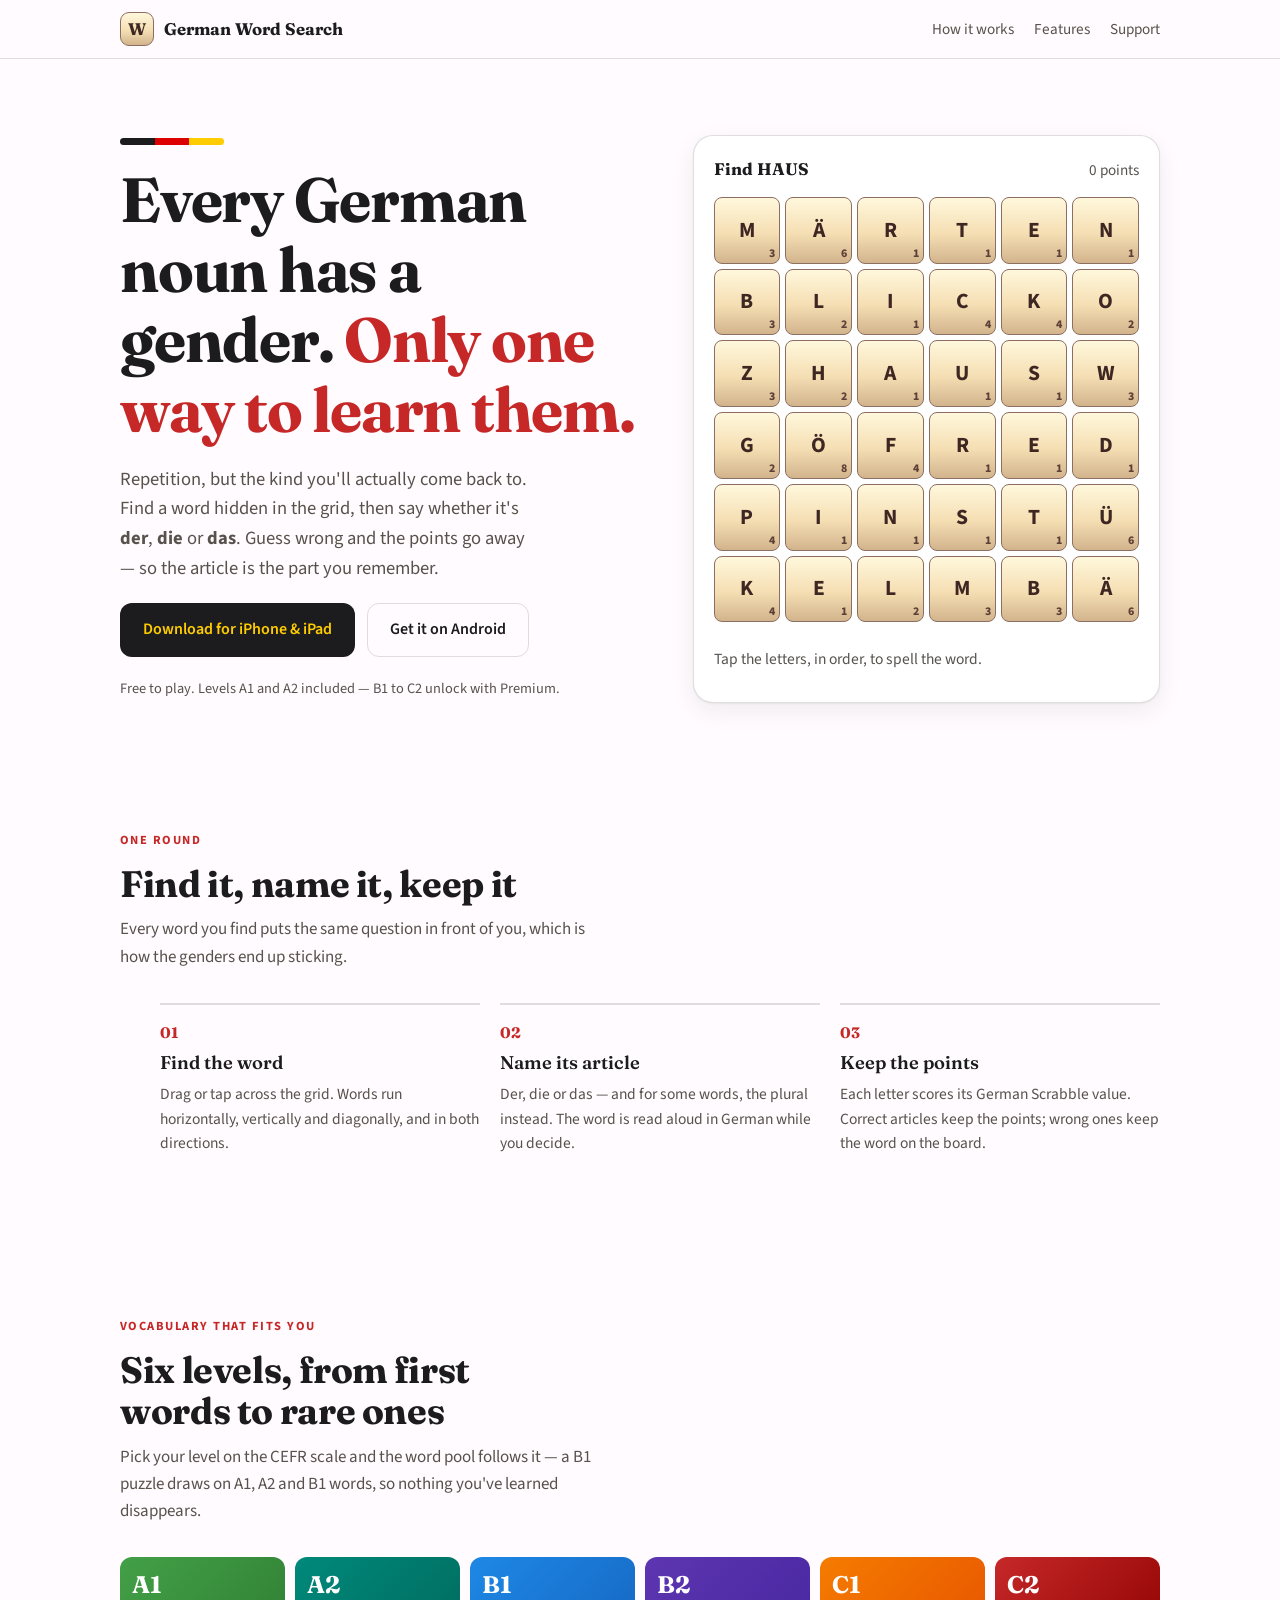
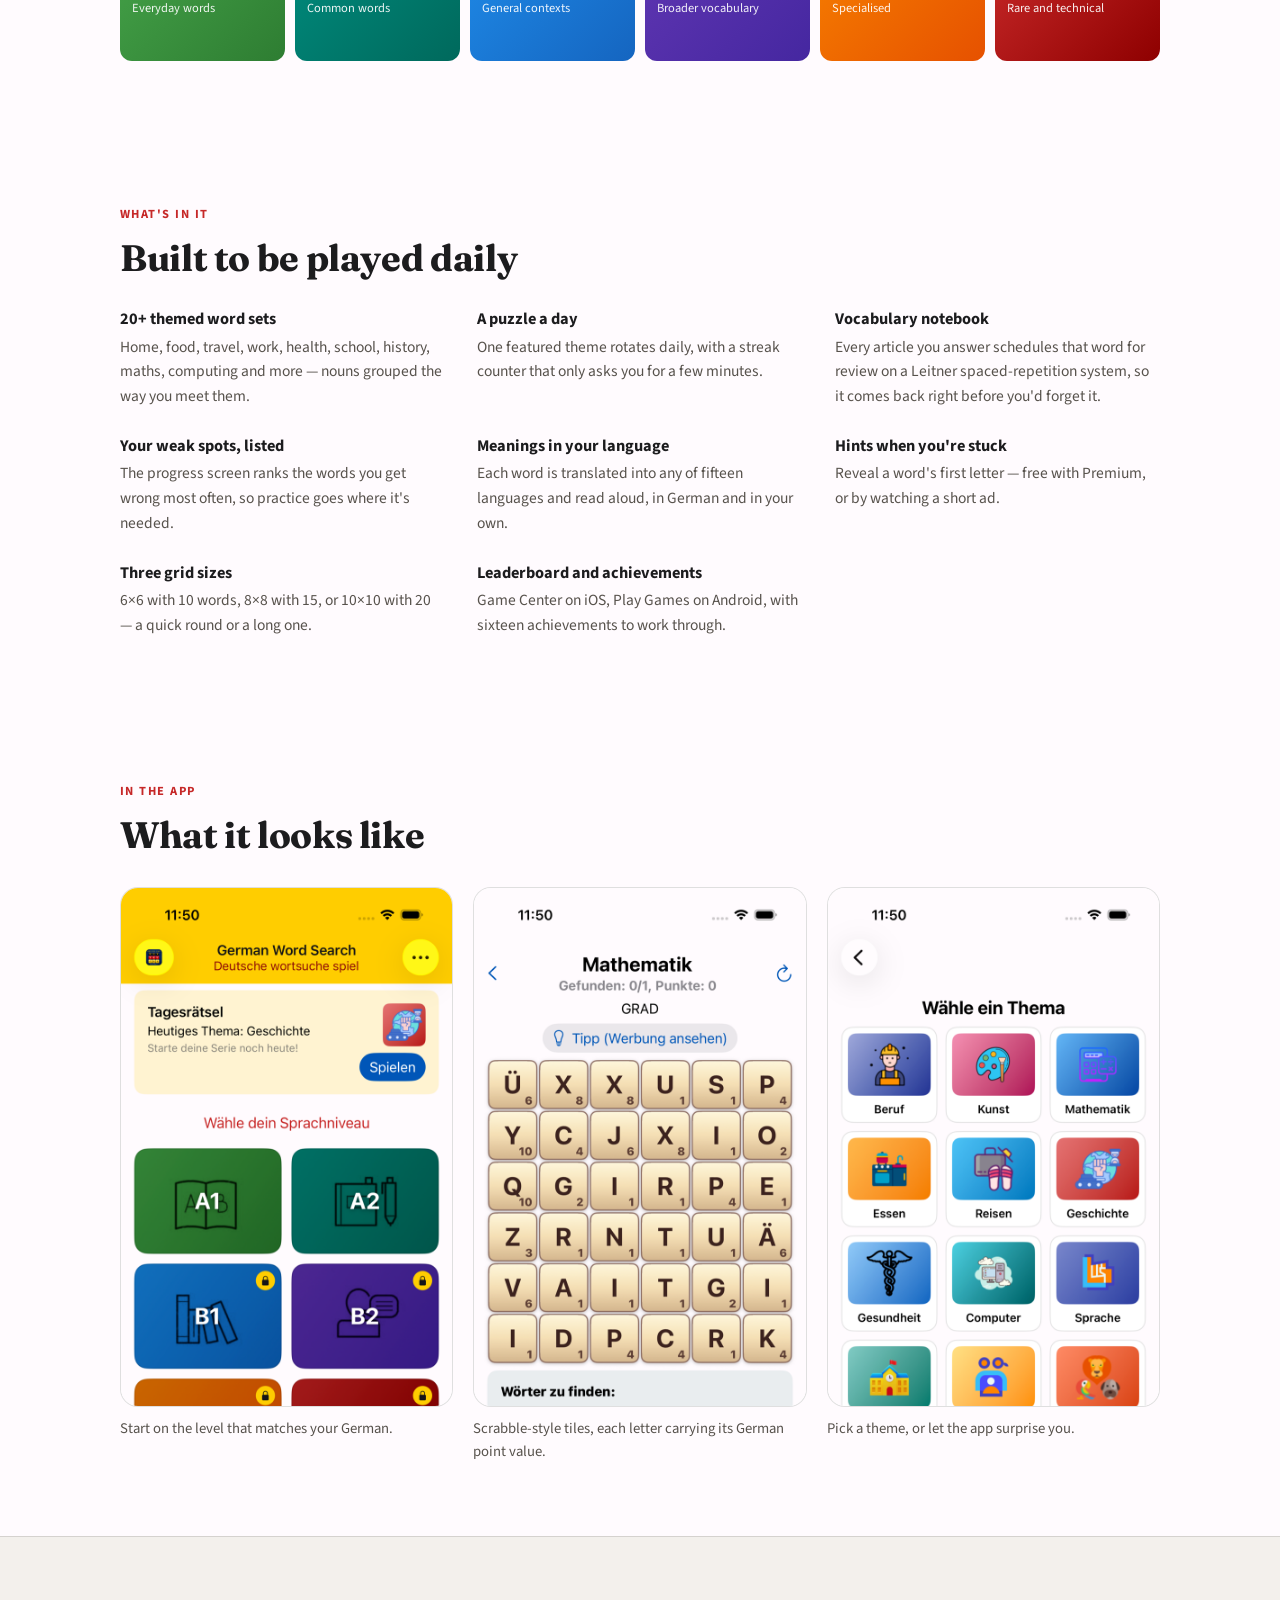
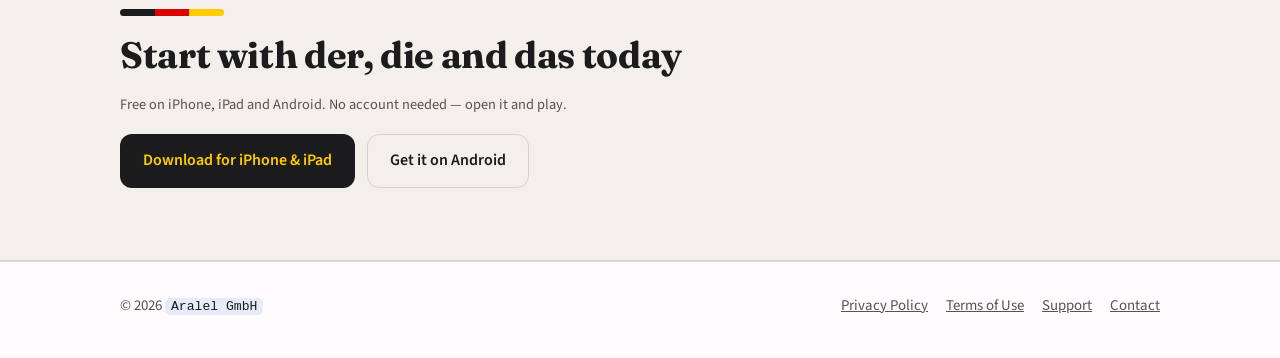
<file: index.html>
<!doctype html>
<html lang="en">
<head>
<meta charset="utf-8">
<meta name="viewport" content="width=device-width, initial-scale=1, viewport-fit=cover">
<title>German Word Search — learn der, die, das by playing</title>
<meta name="description" content="A word search puzzle that teaches German noun genders. Find the word, name its article, keep the points. A1 to C2, 20+ themes, on iPhone, iPad and Android.">
<meta property="og:title" content="German Word Search">
<meta property="og:description" content="A word search puzzle that teaches German noun genders. Find the word, name its article, keep the points.">
<meta property="og:type" content="website">
<link rel="icon" href="data:image/svg+xml,%3Csvg xmlns=%27http://www.w3.org/2000/svg%27 viewBox=%270 0 32 32%27%3E%3Crect x=%271%27 y=%271%27 width=%2730%27 height=%2730%27 rx=%276%27 fill=%27%23f5deb3%27 stroke=%27%238d6e63%27 stroke-width=%272%27/%3E%3Ctext x=%2716%27 y=%2722%27 font-family=%27Georgia,serif%27 font-size=%2719%27 font-weight=%27bold%27 text-anchor=%27middle%27 fill=%27%233e2723%27%3EW%3C/text%3E%3C/svg%3E">
<link rel="preconnect" href="https://fonts.googleapis.com">
<link rel="preconnect" href="https://fonts.gstatic.com" crossorigin>
<link rel="stylesheet" href="https://fonts.googleapis.com/css2?family=Fraunces:opsz,wght@9..144,600;9..144,700&family=Source+Sans+3:wght@400;600;700;800&display=swap">
<link rel="stylesheet" href="styles.css">
</head>
<body>

<header class="site-header">
  <div class="wrap">
    <a class="brand" href="index.html">
      <span class="brand-mark" aria-hidden="true">W</span>
      German Word Search
    </a>
    <nav class="site-nav" aria-label="Main">
      <a href="#how">How it works</a>
      <a href="#features">Features</a>
      <a href="support.html">Support</a>
    </nav>
  </div>
</header>

<main>

  <section class="hero">
    <div class="wrap hero-grid">
      <div class="hero-copy">
        <div class="flag-rule" aria-hidden="true"><span></span><span></span><span></span></div>
        <h1>Every German noun has a gender. <em>Only one way to learn them.</em></h1>
        <p class="lede">
          Repetition, but the kind you'll actually come back to. Find a word hidden in the grid,
          then say whether it's <strong>der</strong>, <strong>die</strong> or <strong>das</strong>.
          Guess wrong and the points go away — so the article is the part you remember.
        </p>
        <div class="cta-row">
          <a class="btn btn--primary" href="https://apps.apple.com/us/app/ace-german-word-search/id6813417610">Download for iPhone &amp; iPad</a>
          <a class="btn btn--ghost" href="https://play.google.com/store/apps/details?id=com.aralel.german_word_search">Get it on Android</a>
        </div>
        <p class="note">Free to play. Levels A1 and A2 included — B1 to C2 unlock with Premium.</p>
      </div>

      <!-- The hero is the game itself, at 6×6 with one word hidden in it. -->
      <div class="demo">
        <div class="demo-head">
          <span class="demo-title">Find <strong>HAUS</strong></span>
          <span class="demo-score" id="demo-score">0 points</span>
        </div>
        <div class="tile-grid" id="demo-grid" role="group" aria-label="Word search demo grid"></div>
        <div class="demo-prompt" id="demo-prompt" role="status" aria-live="polite">
          Tap the letters, in order, to spell the word.
        </div>
      </div>
    </div>
  </section>

  <section id="how">
    <div class="wrap">
      <div class="section-head">
        <span class="eyebrow">One round</span>
        <h2>Find it, name it, keep it</h2>
        <p>Every word you find puts the same question in front of you, which is how the genders end up sticking.</p>
      </div>
      <ol class="round">
        <li>
          <h3>Find the word</h3>
          <p>Drag or tap across the grid. Words run horizontally, vertically and diagonally, and in both directions.</p>
        </li>
        <li>
          <h3>Name its article</h3>
          <p>Der, die or das — and for some words, the plural instead. The word is read aloud in German while you decide.</p>
        </li>
        <li>
          <h3>Keep the points</h3>
          <p>Each letter scores its German Scrabble value. Correct articles keep the points; wrong ones keep the word on the board.</p>
        </li>
      </ol>
    </div>
  </section>

  <section id="levels">
    <div class="wrap">
      <div class="section-head">
        <span class="eyebrow">Vocabulary that fits you</span>
        <h2>Six levels, from first words to rare ones</h2>
        <p>Pick your level on the CEFR scale and the word pool follows it — a B1 puzzle draws on A1, A2 and B1 words, so nothing you've learned disappears.</p>
      </div>
      <div class="levels">
        <div class="level" data-level="a1"><b>A1</b><span>Everyday words</span></div>
        <div class="level" data-level="a2"><b>A2</b><span>Common words</span></div>
        <div class="level" data-level="b1"><b>B1</b><span>General contexts</span></div>
        <div class="level" data-level="b2"><b>B2</b><span>Broader vocabulary</span></div>
        <div class="level" data-level="c1"><b>C1</b><span>Specialised</span></div>
        <div class="level" data-level="c2"><b>C2</b><span>Rare and technical</span></div>
      </div>
    </div>
  </section>

  <section id="features">
    <div class="wrap">
      <div class="section-head">
        <span class="eyebrow">What's in it</span>
        <h2>Built to be played daily</h2>
      </div>
      <div class="features">
        <div class="feature">
          <h3>20+ themed word sets</h3>
          <p>Home, food, travel, work, health, school, history, maths, computing and more — nouns grouped the way you meet them.</p>
        </div>
        <div class="feature">
          <h3>A puzzle a day</h3>
          <p>One featured theme rotates daily, with a streak counter that only asks you for a few minutes.</p>
        </div>
        <div class="feature">
          <h3>Vocabulary notebook</h3>
          <p>Every article you answer schedules that word for review on a Leitner spaced-repetition system, so it comes back right before you'd forget it.</p>
        </div>
        <div class="feature">
          <h3>Your weak spots, listed</h3>
          <p>The progress screen ranks the words you get wrong most often, so practice goes where it's needed.</p>
        </div>
        <div class="feature">
          <h3>Meanings in your language</h3>
          <p>Each word is translated into any of fifteen languages and read aloud, in German and in your own.</p>
        </div>
        <div class="feature">
          <h3>Hints when you're stuck</h3>
          <p>Reveal a word's first letter — free with Premium, or by watching a short ad.</p>
        </div>
        <div class="feature">
          <h3>Three grid sizes</h3>
          <p>6×6 with 10 words, 8×8 with 15, or 10×10 with 20 — a quick round or a long one.</p>
        </div>
        <div class="feature">
          <h3>Leaderboard and achievements</h3>
          <p>Game Center on iOS, Play Games on Android, with sixteen achievements to work through.</p>
        </div>
      </div>
    </div>
  </section>

  <section id="screens">
    <div class="wrap">
      <div class="section-head">
        <span class="eyebrow">In the app</span>
        <h2>What it looks like</h2>
      </div>
      <div class="shots">
        <figure>
          <img src="images/levels.png" alt="The start screen, showing the daily puzzle card and the six CEFR level cards from A1 to C2." width="736" height="1600" loading="lazy">
          <figcaption>Start on the level that matches your German.</figcaption>
        </figure>
        <figure>
          <img src="images/grid.png" alt="A game in progress: a 6 by 6 grid of Scrabble-style letter tiles above the list of words still to find." width="736" height="1600" loading="lazy">
          <figcaption>Scrabble-style tiles, each letter carrying its German point value.</figcaption>
        </figure>
        <figure>
          <img src="images/themes.png" alt="The theme picker, showing twelve illustrated theme cards including Beruf, Mathematik, Kunst and Reisen." width="736" height="1600" loading="lazy">
          <figcaption>Pick a theme, or let the app surprise you.</figcaption>
        </figure>
      </div>
    </div>
  </section>

  <section class="closing">
    <div class="wrap">
      <div class="flag-rule" aria-hidden="true"><span></span><span></span><span></span></div>
      <h2>Start with der, die and das today</h2>
      <p class="note">Free on iPhone, iPad and Android. No account needed — open it and play.</p>
      <div class="cta-row">
        <a class="btn btn--primary" href="https://apps.apple.com/us/app/ace-german-word-search/id6813417610">Download for iPhone &amp; iPad</a>
        <a class="btn btn--ghost" href="https://play.google.com/store/apps/details?id=com.aralel.german_word_search">Get it on Android</a>
      </div>
    </div>
  </section>

</main>

<footer class="site-footer">
  <div class="wrap">
    <span>© <span id="year">2026</span> <span class="placeholder">Aralel GmbH</span></span>
    <nav aria-label="Legal and support">
      <a href="privacy.html">Privacy Policy</a>
      <a href="terms.html">Terms of Use</a>
      <a href="support.html">Support</a>
      <a href="mailto:support@aralel.com">Contact</a>
    </nav>
  </div>
</footer>

<script>
  document.getElementById("year").textContent = new Date().getFullYear();

  // German Scrabble letter values — the same table the app scores with (ScoringEngine).
  const LETTER_POINTS = {
    E:1, N:1, S:1, I:1, R:1, T:1, U:1, A:1, D:1,
    H:2, G:2, L:2, O:2,
    M:3, B:3, W:3, Z:3,
    C:4, F:4, K:4, P:4,
    "Ä":6, J:6, "Ü":6, V:6,
    "Ö":8, X:8,
    Q:10, Y:10
  };
  const pointsFor = (letter) => LETTER_POINTS[letter] ?? 1;

  const ROWS = [
    ["M","Ä","R","T","E","N"],
    ["B","L","I","C","K","O"],
    ["Z","H","A","U","S","W"],
    ["G","Ö","F","R","E","D"],
    ["P","I","N","S","T","Ü"],
    ["K","E","L","M","B","Ä"]
  ];
  const TARGET = "HAUS";
  const CORRECT_ARTICLE = "das";

  const gridEl = document.getElementById("demo-grid");
  const promptEl = document.getElementById("demo-prompt");
  const scoreEl = document.getElementById("demo-score");

  let selection = [];
  let solved = false;

  ROWS.forEach((row, rowIndex) => {
    row.forEach((letter, columnIndex) => {
      const tile = document.createElement("button");
      tile.type = "button";
      tile.className = "tile";
      tile.id = "tile-" + rowIndex + "-" + columnIndex;
      tile.dataset.letter = letter;
      tile.setAttribute("aria-pressed", "false");
      tile.setAttribute("aria-label", letter + ", " + pointsFor(letter) + " points");
      tile.innerHTML = letter + '<span class="pts" aria-hidden="true">' + pointsFor(letter) + "</span>";
      tile.addEventListener("click", () => toggleTile(tile));
      gridEl.appendChild(tile);
    });
  });

  function toggleTile(tile) {
    if (solved) return;
    const alreadyAt = selection.indexOf(tile);
    if (alreadyAt > -1) {
      selection.splice(alreadyAt, 1);
      tile.setAttribute("aria-pressed", "false");
    } else {
      selection.push(tile);
      tile.setAttribute("aria-pressed", "true");
    }
    const spelled = selection.map((t) => t.dataset.letter).join("");
    if (spelled === TARGET || spelled === [...TARGET].reverse().join("")) {
      askArticle();
    } else if (spelled.length >= TARGET.length) {
      promptEl.textContent = "Not quite — tap the selected tiles again to clear them.";
    } else {
      promptEl.textContent = spelled ? "Selected: " + spelled : "Tap the letters, in order, to spell the word.";
    }
  }

  function askArticle() {
    solved = true;
    promptEl.innerHTML = "<strong>HAUS</strong> — which article?";
    ["der", "die", "das"].forEach((article) => {
      const button = document.createElement("button");
      button.type = "button";
      button.className = "article-btn";
      button.dataset.article = article;
      button.textContent = article;
      button.addEventListener("click", () => answer(article));
      promptEl.appendChild(button);
    });
  }

  function answer(article) {
    const isCorrect = article === CORRECT_ARTICLE;
    const wordScore = [...TARGET].reduce((total, letter) => total + pointsFor(letter), 0);
    selection.forEach((tile) => {
      tile.classList.add("is-found");
      tile.setAttribute("aria-pressed", "false");
    });
    if (isCorrect) {
      scoreEl.textContent = wordScore + " points";
      promptEl.innerHTML =
        '<span class="verdict verdict--right">Richtig!</span> <strong>das Haus</strong> — the house. ' +
        "+" + wordScore + " points.";
    } else {
      promptEl.innerHTML =
        '<span class="verdict verdict--wrong">Falsch.</span> It\'s <strong>das Haus</strong>. ' +
        "In the app, a wrong article scores nothing and the word stays on the board.";
    }
    const replay = document.createElement("button");
    replay.type = "button";
    replay.className = "btn btn--ghost";
    replay.style.padding = "7px 14px";
    replay.style.fontSize = "0.9rem";
    replay.textContent = "Play again";
    replay.addEventListener("click", reset);
    promptEl.appendChild(replay);
  }

  function reset() {
    solved = false;
    selection = [];
    scoreEl.textContent = "0 points";
    gridEl.querySelectorAll(".tile").forEach((tile) => {
      tile.classList.remove("is-found");
      tile.setAttribute("aria-pressed", "false");
    });
    promptEl.textContent = "Tap the letters, in order, to spell the word.";
  }
</script>

</body>
</html>
</file>
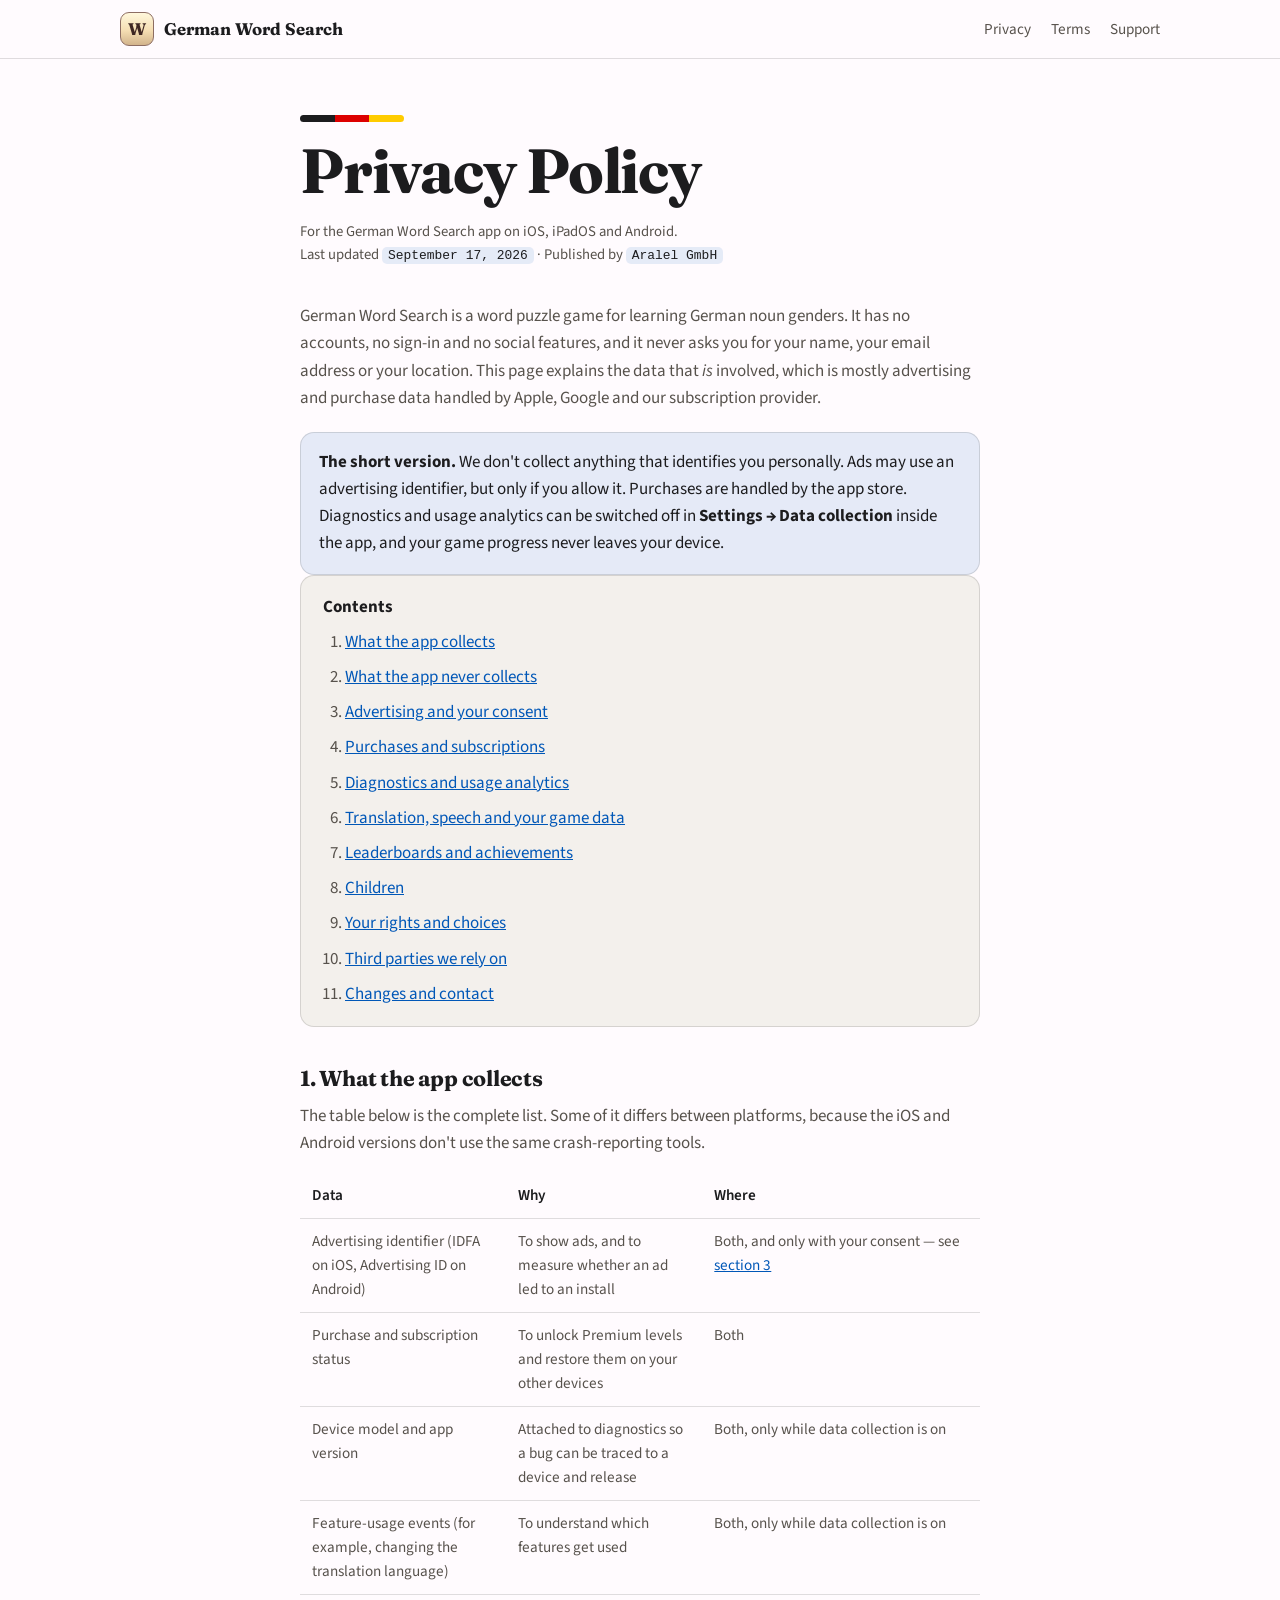
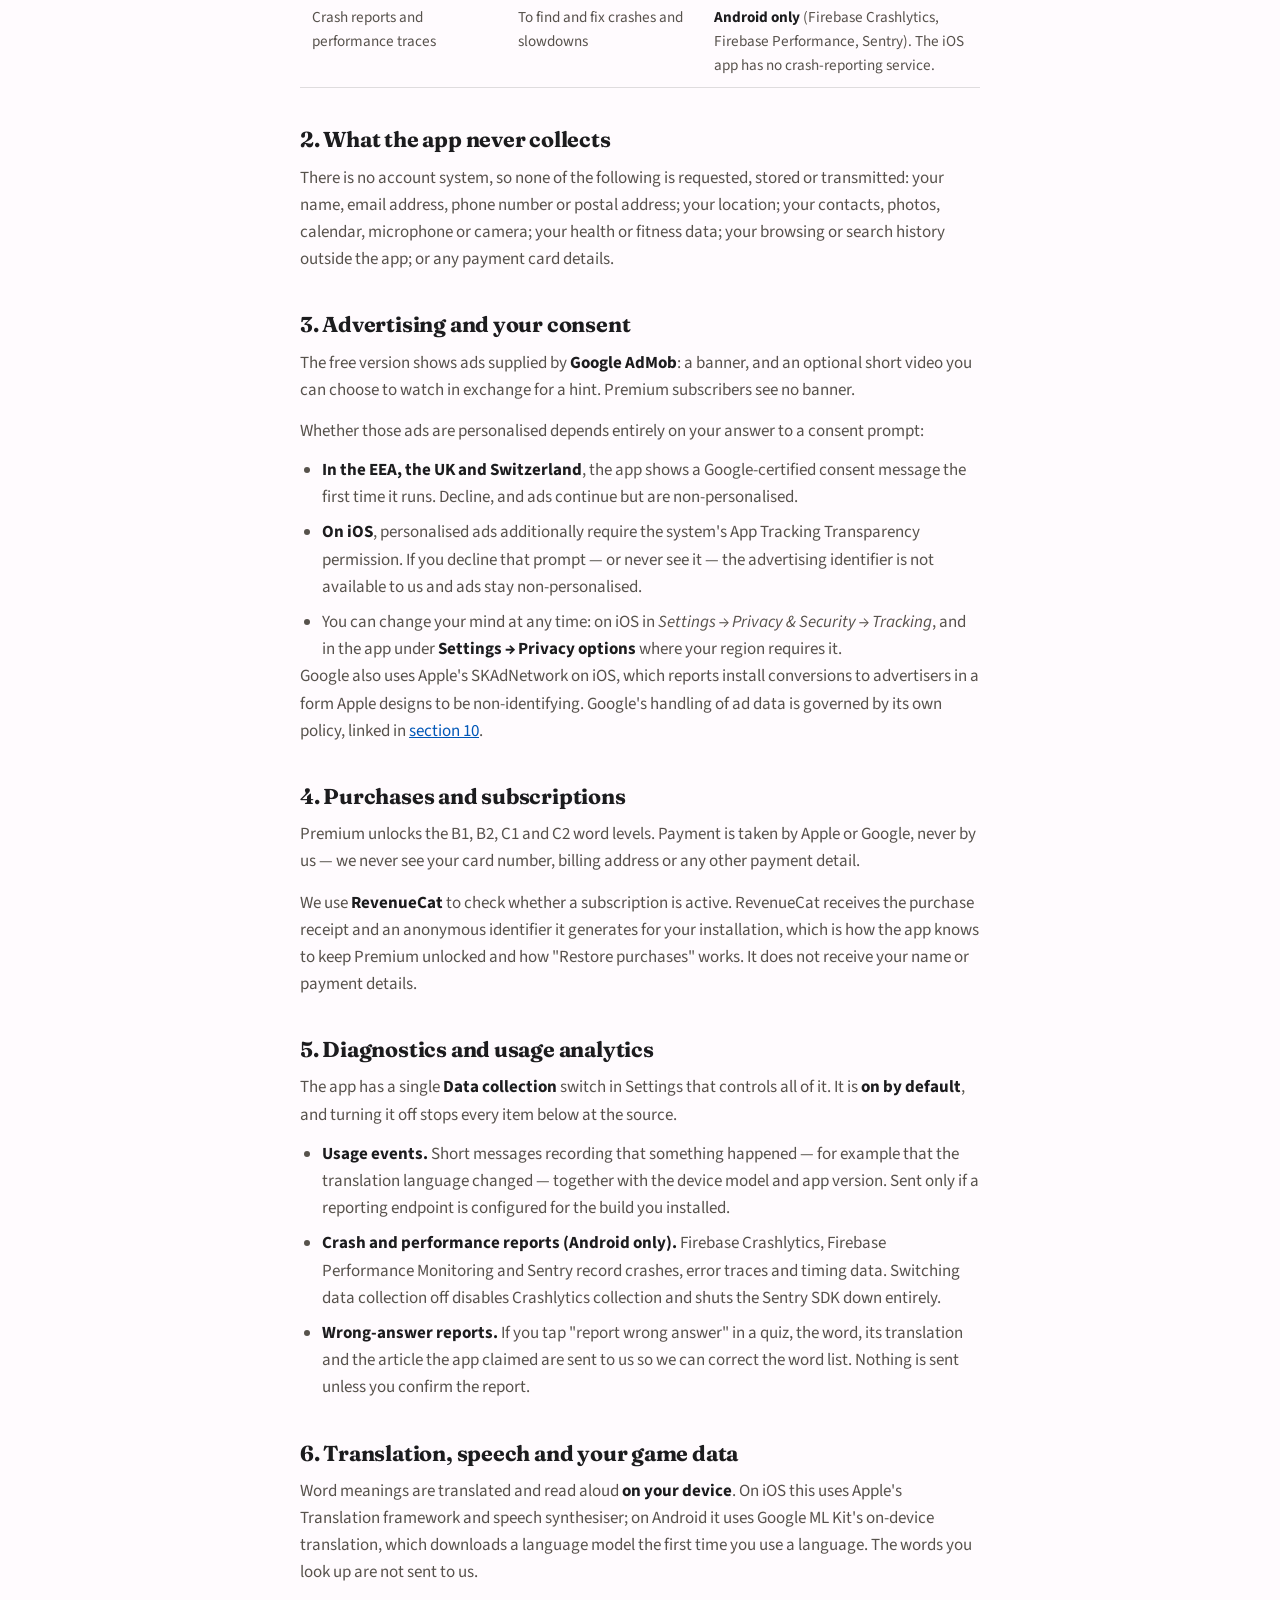
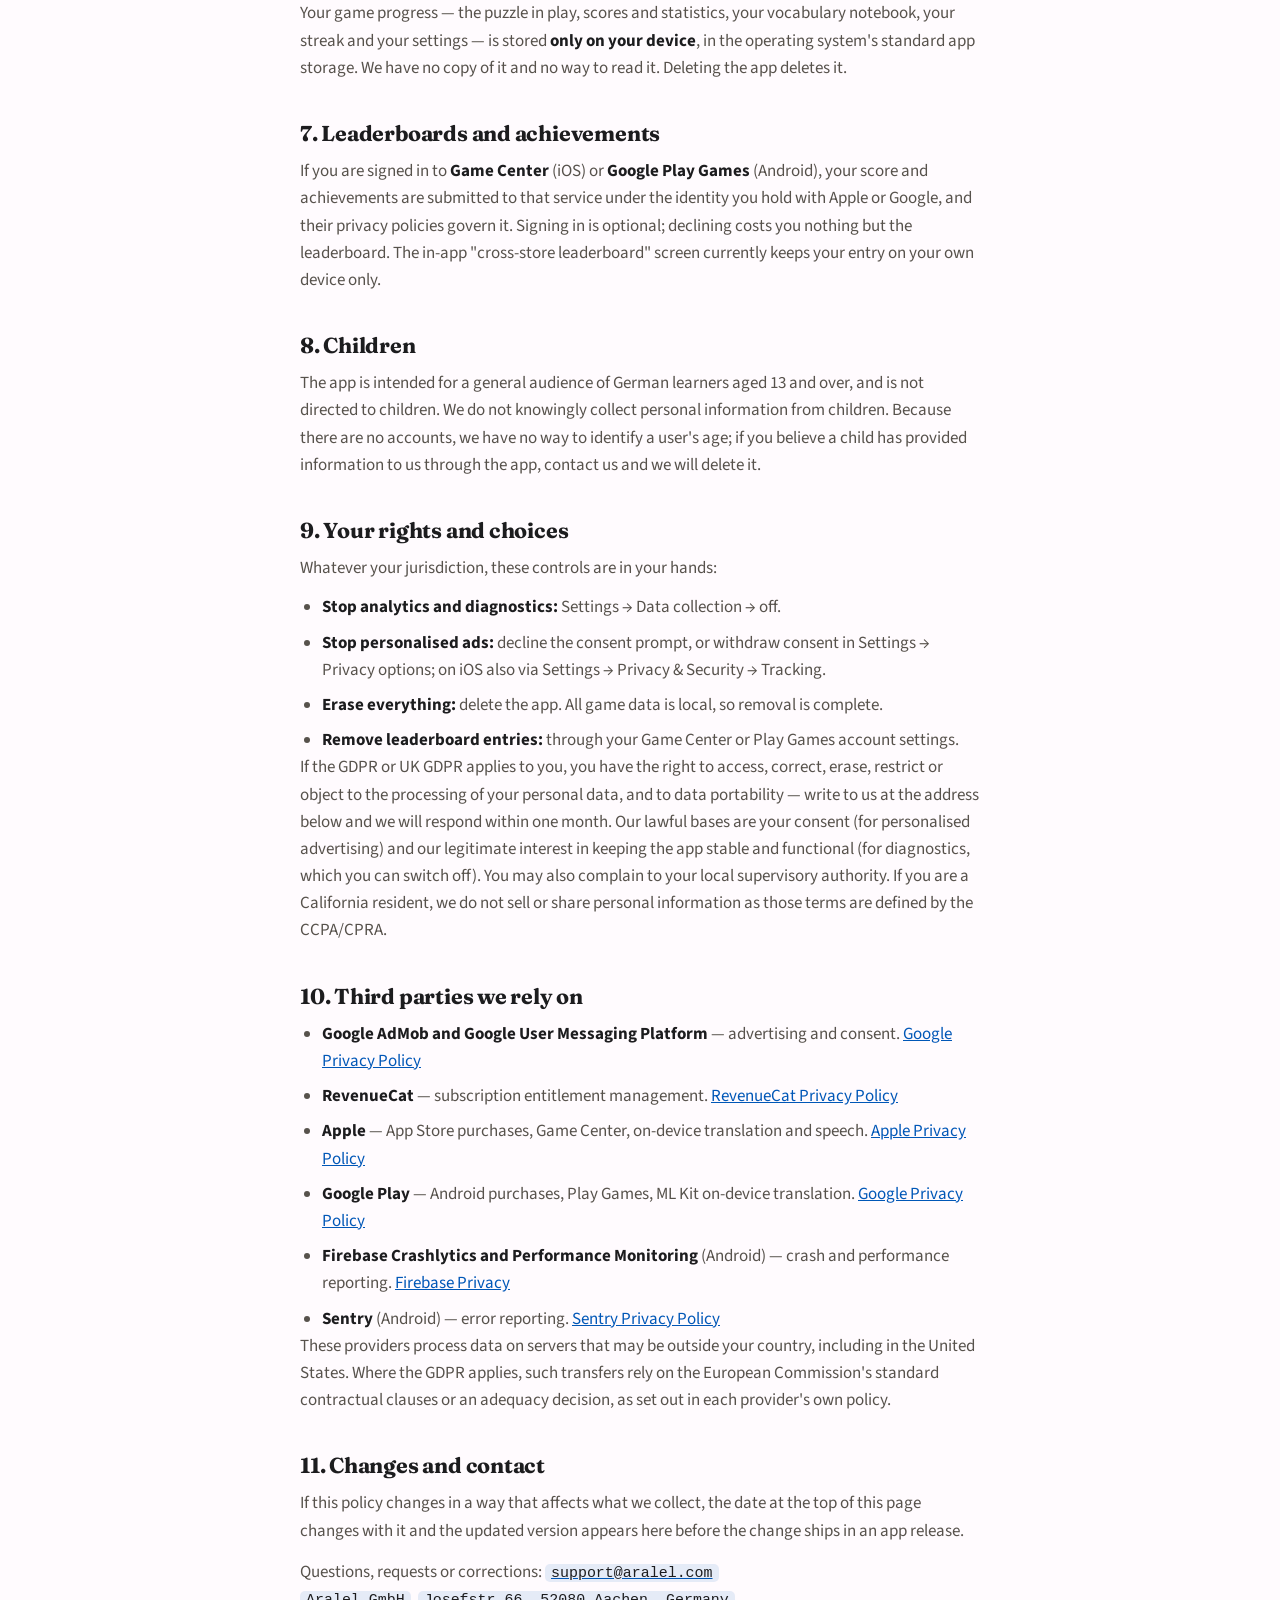
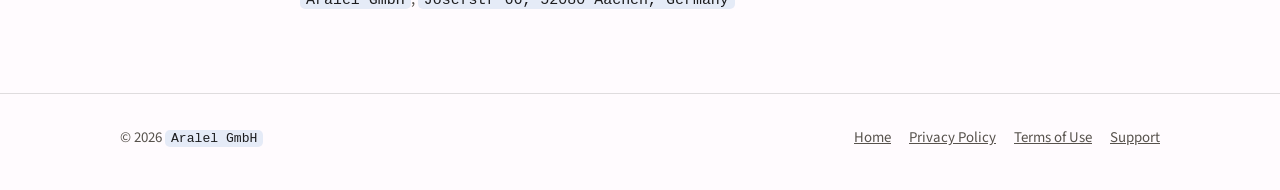
<file: privacy.html>
<!doctype html>
<html lang="en">
<head>
<meta charset="utf-8">
<meta name="viewport" content="width=device-width, initial-scale=1, viewport-fit=cover">
<title>Privacy Policy — German Word Search</title>
<meta name="description" content="What German Word Search collects, what it doesn't, and how to turn it off.">
<link rel="icon" href="data:image/svg+xml,%3Csvg xmlns=%27http://www.w3.org/2000/svg%27 viewBox=%270 0 32 32%27%3E%3Crect x=%271%27 y=%271%27 width=%2730%27 height=%2730%27 rx=%276%27 fill=%27%23f5deb3%27 stroke=%27%238d6e63%27 stroke-width=%272%27/%3E%3Ctext x=%2716%27 y=%2722%27 font-family=%27Georgia,serif%27 font-size=%2719%27 font-weight=%27bold%27 text-anchor=%27middle%27 fill=%27%233e2723%27%3EW%3C/text%3E%3C/svg%3E">
<link rel="preconnect" href="https://fonts.googleapis.com">
<link rel="preconnect" href="https://fonts.gstatic.com" crossorigin>
<link rel="stylesheet" href="https://fonts.googleapis.com/css2?family=Fraunces:opsz,wght@9..144,600;9..144,700&family=Source+Sans+3:wght@400;600;700;800&display=swap">
<link rel="stylesheet" href="styles.css">
</head>
<body>

<header class="site-header">
  <div class="wrap">
    <a class="brand" href="index.html">
      <span class="brand-mark" aria-hidden="true">W</span>
      German Word Search
    </a>
    <nav class="site-nav" aria-label="Main">
      <a href="privacy.html">Privacy</a>
      <a href="terms.html">Terms</a>
      <a href="support.html">Support</a>
    </nav>
  </div>
</header>

<main class="doc">
  <div class="wrap wrap--narrow">

    <div class="doc-header">
      <div class="flag-rule" aria-hidden="true"><span></span><span></span><span></span></div>
      <h1>Privacy Policy</h1>
      <p class="doc-meta">
        For the German Word Search app on iOS, iPadOS and Android.<br>
        Last updated <span class="placeholder">September 17, 2026</span> ·
        Published by <span class="placeholder">Aralel GmbH</span>
      </p>
    </div>

    <p>
      German Word Search is a word puzzle game for learning German noun genders. It has no accounts,
      no sign-in and no social features, and it never asks you for your name, your email address or
      your location. This page explains the data that <em>is</em> involved, which is mostly advertising
      and purchase data handled by Apple, Google and our subscription provider.
    </p>

    <div class="callout">
      <p>
        <strong>The short version.</strong> We don't collect anything that identifies you personally.
        Ads may use an advertising identifier, but only if you allow it. Purchases are handled by the
        app store. Diagnostics and usage analytics can be switched off in
        <strong>Settings → Data collection</strong> inside the app, and your game progress never leaves
        your device.
      </p>
    </div>

    <div class="toc">
      <strong>Contents</strong>
      <ol>
        <li><a href="#collect">What the app collects</a></li>
        <li><a href="#not-collect">What the app never collects</a></li>
        <li><a href="#advertising">Advertising and your consent</a></li>
        <li><a href="#purchases">Purchases and subscriptions</a></li>
        <li><a href="#diagnostics">Diagnostics and usage analytics</a></li>
        <li><a href="#on-device">Translation, speech and your game data</a></li>
        <li><a href="#leaderboards">Leaderboards and achievements</a></li>
        <li><a href="#children">Children</a></li>
        <li><a href="#rights">Your rights and choices</a></li>
        <li><a href="#processors">Third parties we rely on</a></li>
        <li><a href="#changes">Changes and contact</a></li>
      </ol>
    </div>

    <h2 id="collect">1. What the app collects</h2>
    <p>
      The table below is the complete list. Some of it differs between platforms, because the iOS and
      Android versions don't use the same crash-reporting tools.
    </p>
    <div class="table-scroll">
      <table>
        <thead>
          <tr><th>Data</th><th>Why</th><th>Where</th></tr>
        </thead>
        <tbody>
          <tr>
            <td>Advertising identifier (IDFA on iOS, Advertising ID on Android)</td>
            <td>To show ads, and to measure whether an ad led to an install</td>
            <td>Both, and only with your consent — see <a href="#advertising">section 3</a></td>
          </tr>
          <tr>
            <td>Purchase and subscription status</td>
            <td>To unlock Premium levels and restore them on your other devices</td>
            <td>Both</td>
          </tr>
          <tr>
            <td>Device model and app version</td>
            <td>Attached to diagnostics so a bug can be traced to a device and release</td>
            <td>Both, only while data collection is on</td>
          </tr>
          <tr>
            <td>Feature-usage events (for example, changing the translation language)</td>
            <td>To understand which features get used</td>
            <td>Both, only while data collection is on</td>
          </tr>
          <tr>
            <td>Crash reports and performance traces</td>
            <td>To find and fix crashes and slowdowns</td>
            <td><strong>Android only</strong> (Firebase Crashlytics, Firebase Performance, Sentry). The iOS app has no crash-reporting service.</td>
          </tr>
        </tbody>
      </table>
    </div>

    <h2 id="not-collect">2. What the app never collects</h2>
    <p>
      There is no account system, so none of the following is requested, stored or transmitted: your
      name, email address, phone number or postal address; your location; your contacts, photos,
      calendar, microphone or camera; your health or fitness data; your browsing or search history
      outside the app; or any payment card details.
    </p>

    <h2 id="advertising">3. Advertising and your consent</h2>
    <p>
      The free version shows ads supplied by <strong>Google AdMob</strong>: a banner, and an optional
      short video you can choose to watch in exchange for a hint. Premium subscribers see no banner.
    </p>
    <p>
      Whether those ads are personalised depends entirely on your answer to a consent prompt:
    </p>
    <ul>
      <li>
        <strong>In the EEA, the UK and Switzerland</strong>, the app shows a Google-certified consent
        message the first time it runs. Decline, and ads continue but are non-personalised.
      </li>
      <li>
        <strong>On iOS</strong>, personalised ads additionally require the system's App Tracking
        Transparency permission. If you decline that prompt — or never see it — the advertising
        identifier is not available to us and ads stay non-personalised.
      </li>
      <li>
        You can change your mind at any time: on iOS in <em>Settings → Privacy &amp; Security →
        Tracking</em>, and in the app under <strong>Settings → Privacy options</strong> where your
        region requires it.
      </li>
    </ul>
    <p>
      Google also uses Apple's SKAdNetwork on iOS, which reports install conversions to advertisers
      in a form Apple designs to be non-identifying. Google's handling of ad data is governed by its
      own policy, linked in <a href="#processors">section 10</a>.
    </p>

    <h2 id="purchases">4. Purchases and subscriptions</h2>
    <p>
      Premium unlocks the B1, B2, C1 and C2 word levels. Payment is taken by Apple or Google, never by
      us — we never see your card number, billing address or any other payment detail.
    </p>
    <p>
      We use <strong>RevenueCat</strong> to check whether a subscription is active. RevenueCat receives
      the purchase receipt and an anonymous identifier it generates for your installation, which is how
      the app knows to keep Premium unlocked and how "Restore purchases" works. It does not receive
      your name or payment details.
    </p>

    <h2 id="diagnostics">5. Diagnostics and usage analytics</h2>
    <p>
      The app has a single <strong>Data collection</strong> switch in Settings that controls all of it.
      It is <strong>on by default</strong>, and turning it off stops every item below at the source.
    </p>
    <ul>
      <li>
        <strong>Usage events.</strong> Short messages recording that something happened — for example
        that the translation language changed — together with the device model and app version. Sent
        only if a reporting endpoint is configured for the build you installed.
      </li>
      <li>
        <strong>Crash and performance reports (Android only).</strong> Firebase Crashlytics, Firebase
        Performance Monitoring and Sentry record crashes, error traces and timing data. Switching data
        collection off disables Crashlytics collection and shuts the Sentry SDK down entirely.
      </li>
      <li>
        <strong>Wrong-answer reports.</strong> If you tap "report wrong answer" in a quiz, the word, its
        translation and the article the app claimed are sent to us so we can correct the word list.
        Nothing is sent unless you confirm the report.
      </li>
    </ul>

    <h2 id="on-device">6. Translation, speech and your game data</h2>
    <p>
      Word meanings are translated and read aloud <strong>on your device</strong>. On iOS this uses
      Apple's Translation framework and speech synthesiser; on Android it uses Google ML Kit's
      on-device translation, which downloads a language model the first time you use a language. The
      words you look up are not sent to us.
    </p>
    <p>
      Your game progress — the puzzle in play, scores and statistics, your vocabulary notebook, your
      streak and your settings — is stored <strong>only on your device</strong>, in the operating
      system's standard app storage. We have no copy of it and no way to read it. Deleting the app
      deletes it.
    </p>

    <h2 id="leaderboards">7. Leaderboards and achievements</h2>
    <p>
      If you are signed in to <strong>Game Center</strong> (iOS) or <strong>Google Play Games</strong>
      (Android), your score and achievements are submitted to that service under the identity you hold
      with Apple or Google, and their privacy policies govern it. Signing in is optional; declining
      costs you nothing but the leaderboard. The in-app "cross-store leaderboard" screen currently keeps
      your entry on your own device only.
    </p>

    <h2 id="children">8. Children</h2>
    <p>
      The app is intended for a general audience of German learners aged 13 and over, and is not
      directed to children. We do not knowingly collect personal information from children. Because
      there are no accounts, we have no way to identify a user's age; if you believe a child has
      provided information to us through the app, contact us and we will delete it.
    </p>

    <h2 id="rights">9. Your rights and choices</h2>
    <p>Whatever your jurisdiction, these controls are in your hands:</p>
    <ul>
      <li><strong>Stop analytics and diagnostics:</strong> Settings → Data collection → off.</li>
      <li><strong>Stop personalised ads:</strong> decline the consent prompt, or withdraw consent in Settings → Privacy options; on iOS also via Settings → Privacy &amp; Security → Tracking.</li>
      <li><strong>Erase everything:</strong> delete the app. All game data is local, so removal is complete.</li>
      <li><strong>Remove leaderboard entries:</strong> through your Game Center or Play Games account settings.</li>
    </ul>
    <p>
      If the GDPR or UK GDPR applies to you, you have the right to access, correct, erase, restrict or
      object to the processing of your personal data, and to data portability — write to us at the
      address below and we will respond within one month. Our lawful bases are your consent (for
      personalised advertising) and our legitimate interest in keeping the app stable and functional
      (for diagnostics, which you can switch off). You may also complain to your local supervisory
      authority. If you are a California resident, we do not sell or share personal information as
      those terms are defined by the CCPA/CPRA.
    </p>

    <h2 id="processors">10. Third parties we rely on</h2>
    <ul>
      <li><strong>Google AdMob and Google User Messaging Platform</strong> — advertising and consent. <a href="https://policies.google.com/privacy" rel="noopener noreferrer">Google Privacy Policy</a></li>
      <li><strong>RevenueCat</strong> — subscription entitlement management. <a href="https://www.revenuecat.com/privacy" rel="noopener noreferrer">RevenueCat Privacy Policy</a></li>
      <li><strong>Apple</strong> — App Store purchases, Game Center, on-device translation and speech. <a href="https://www.apple.com/legal/privacy/" rel="noopener noreferrer">Apple Privacy Policy</a></li>
      <li><strong>Google Play</strong> — Android purchases, Play Games, ML Kit on-device translation. <a href="https://policies.google.com/privacy" rel="noopener noreferrer">Google Privacy Policy</a></li>
      <li><strong>Firebase Crashlytics and Performance Monitoring</strong> (Android) — crash and performance reporting. <a href="https://firebase.google.com/support/privacy" rel="noopener noreferrer">Firebase Privacy</a></li>
      <li><strong>Sentry</strong> (Android) — error reporting. <a href="https://sentry.io/privacy/" rel="noopener noreferrer">Sentry Privacy Policy</a></li>
    </ul>
    <p>
      These providers process data on servers that may be outside your country, including in the United
      States. Where the GDPR applies, such transfers rely on the European Commission's standard
      contractual clauses or an adequacy decision, as set out in each provider's own policy.
    </p>

    <h2 id="changes">11. Changes and contact</h2>
    <p>
      If this policy changes in a way that affects what we collect, the date at the top of this page
      changes with it and the updated version appears here before the change ships in an app release.
    </p>
    <p>
      Questions, requests or corrections:
      <a href="mailto:support@aralel.com"><span class="placeholder">support@aralel.com</span></a><br>
      <span class="placeholder">Aralel GmbH</span>,
      <span class="placeholder">Josefstr 66, 52080 Aachen, Germany</span>
    </p>

  </div>
</main>

<footer class="site-footer">
  <div class="wrap">
    <span>© <span id="year">2026</span> <span class="placeholder">Aralel GmbH</span></span>
    <nav aria-label="Legal and support">
      <a href="index.html">Home</a>
      <a href="privacy.html">Privacy Policy</a>
      <a href="terms.html">Terms of Use</a>
      <a href="support.html">Support</a>
    </nav>
  </div>
</footer>

<script>document.getElementById("year").textContent = new Date().getFullYear();</script>

</body>
</html>
</file>
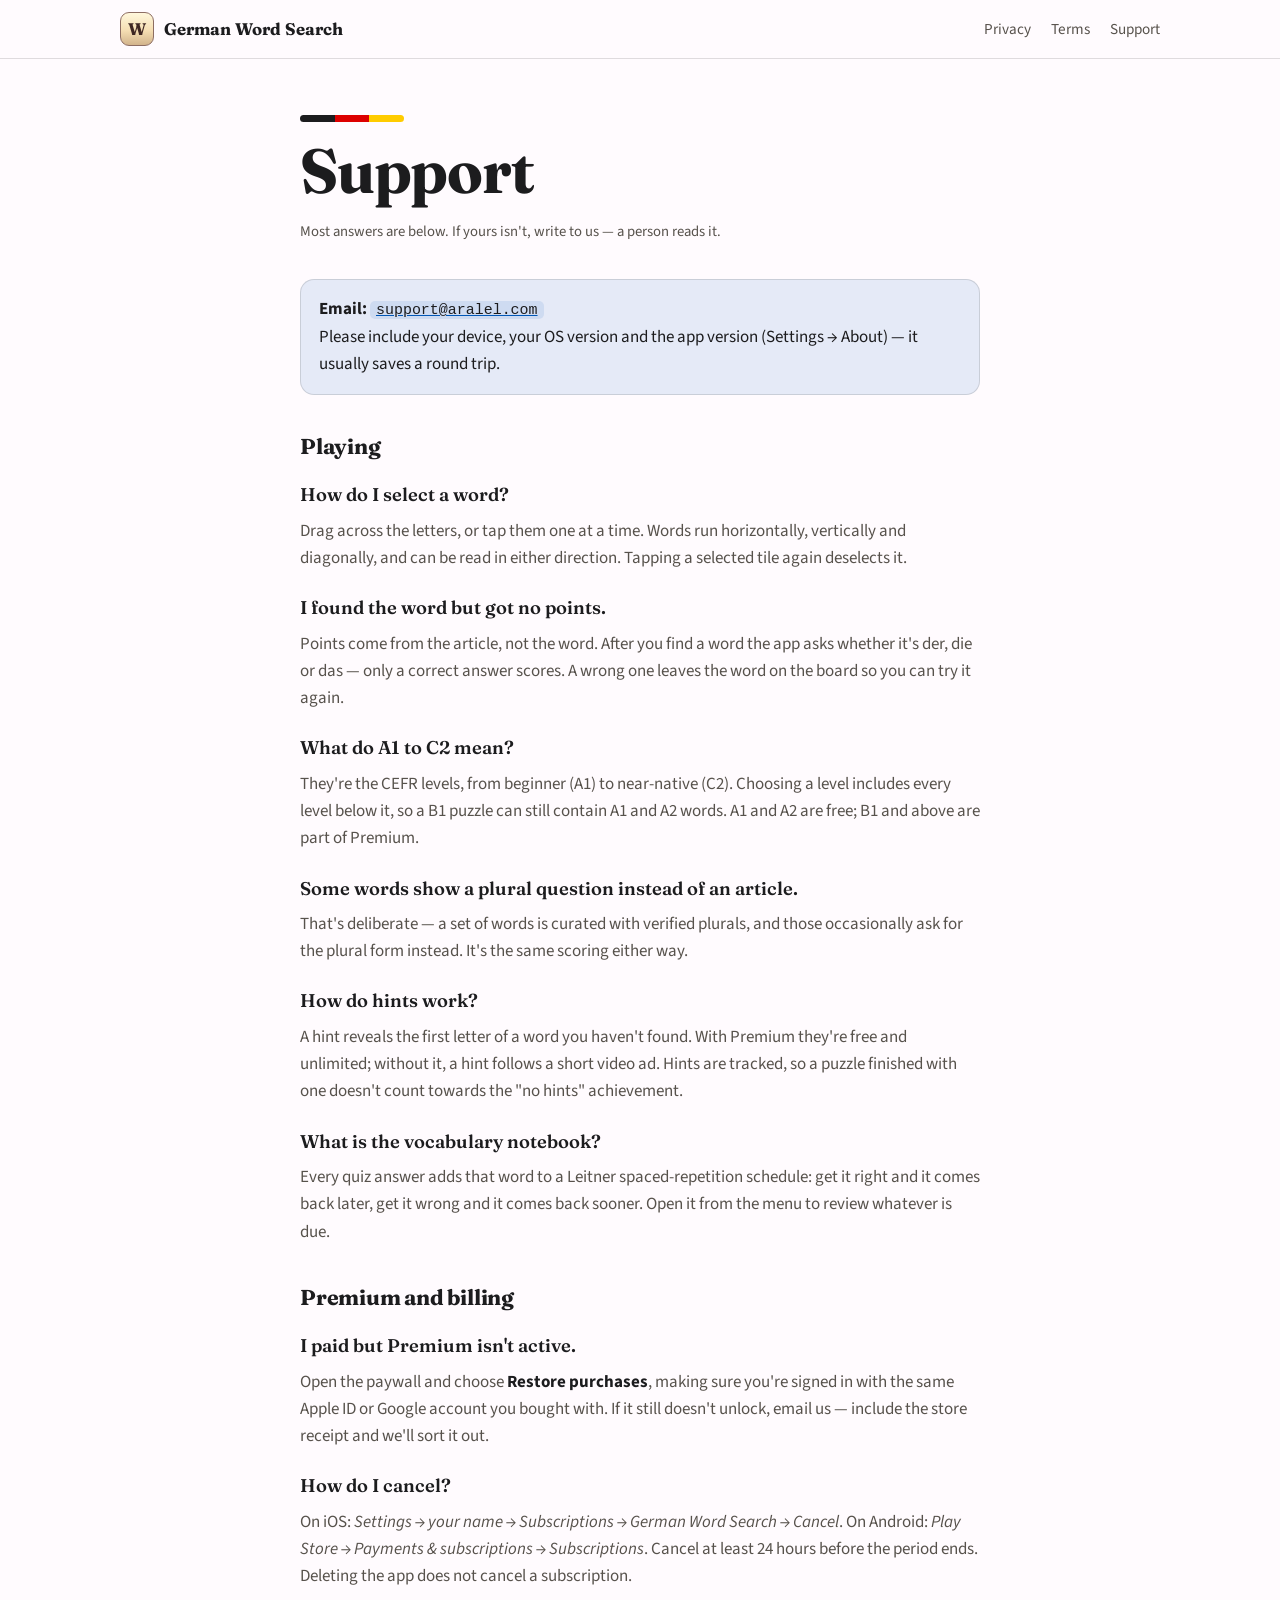
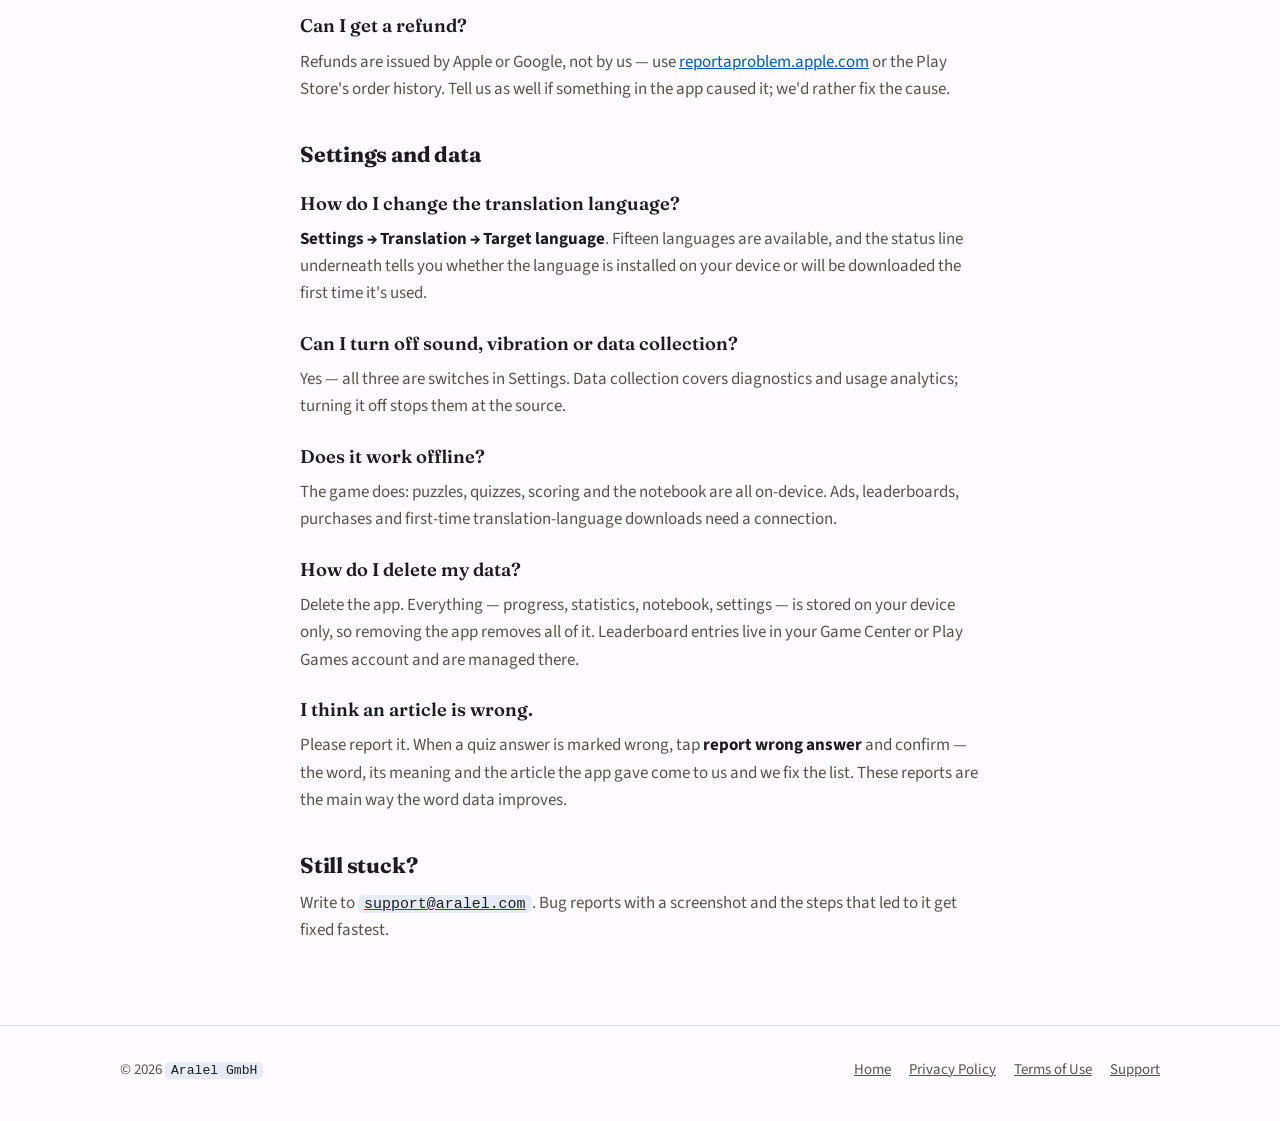
<file: support.html>
<!doctype html>
<html lang="en">
<head>
<meta charset="utf-8">
<meta name="viewport" content="width=device-width, initial-scale=1, viewport-fit=cover">
<title>Support — German Word Search</title>
<meta name="description" content="Answers to common questions about German Word Search, and how to reach a human.">
<link rel="icon" href="data:image/svg+xml,%3Csvg xmlns=%27http://www.w3.org/2000/svg%27 viewBox=%270 0 32 32%27%3E%3Crect x=%271%27 y=%271%27 width=%2730%27 height=%2730%27 rx=%276%27 fill=%27%23f5deb3%27 stroke=%27%238d6e63%27 stroke-width=%272%27/%3E%3Ctext x=%2716%27 y=%2722%27 font-family=%27Georgia,serif%27 font-size=%2719%27 font-weight=%27bold%27 text-anchor=%27middle%27 fill=%27%233e2723%27%3EW%3C/text%3E%3C/svg%3E">
<link rel="preconnect" href="https://fonts.googleapis.com">
<link rel="preconnect" href="https://fonts.gstatic.com" crossorigin>
<link rel="stylesheet" href="https://fonts.googleapis.com/css2?family=Fraunces:opsz,wght@9..144,600;9..144,700&family=Source+Sans+3:wght@400;600;700;800&display=swap">
<link rel="stylesheet" href="styles.css">
</head>
<body>

<header class="site-header">
  <div class="wrap">
    <a class="brand" href="index.html">
      <span class="brand-mark" aria-hidden="true">W</span>
      German Word Search
    </a>
    <nav class="site-nav" aria-label="Main">
      <a href="privacy.html">Privacy</a>
      <a href="terms.html">Terms</a>
      <a href="support.html">Support</a>
    </nav>
  </div>
</header>

<main class="doc">
  <div class="wrap wrap--narrow">

    <div class="doc-header">
      <div class="flag-rule" aria-hidden="true"><span></span><span></span><span></span></div>
      <h1>Support</h1>
      <p class="doc-meta">Most answers are below. If yours isn't, write to us — a person reads it.</p>
    </div>

    <div class="callout">
      <p>
        <strong>Email:</strong>
        <a href="mailto:support@aralel.com"><span class="placeholder">support@aralel.com</span></a><br>
        Please include your device, your OS version and the app version (Settings → About) — it usually
        saves a round trip.
      </p>
    </div>

    <h2>Playing</h2>

    <h3>How do I select a word?</h3>
    <p>
      Drag across the letters, or tap them one at a time. Words run horizontally, vertically and
      diagonally, and can be read in either direction. Tapping a selected tile again deselects it.
    </p>

    <h3>I found the word but got no points.</h3>
    <p>
      Points come from the article, not the word. After you find a word the app asks whether it's der,
      die or das — only a correct answer scores. A wrong one leaves the word on the board so you can try
      it again.
    </p>

    <h3>What do A1 to C2 mean?</h3>
    <p>
      They're the CEFR levels, from beginner (A1) to near-native (C2). Choosing a level includes every
      level below it, so a B1 puzzle can still contain A1 and A2 words. A1 and A2 are free; B1 and above
      are part of Premium.
    </p>

    <h3>Some words show a plural question instead of an article.</h3>
    <p>
      That's deliberate — a set of words is curated with verified plurals, and those occasionally ask for
      the plural form instead. It's the same scoring either way.
    </p>

    <h3>How do hints work?</h3>
    <p>
      A hint reveals the first letter of a word you haven't found. With Premium they're free and
      unlimited; without it, a hint follows a short video ad. Hints are tracked, so a puzzle finished
      with one doesn't count towards the "no hints" achievement.
    </p>

    <h3>What is the vocabulary notebook?</h3>
    <p>
      Every quiz answer adds that word to a Leitner spaced-repetition schedule: get it right and it comes
      back later, get it wrong and it comes back sooner. Open it from the menu to review whatever is due.
    </p>

    <h2>Premium and billing</h2>

    <h3>I paid but Premium isn't active.</h3>
    <p>
      Open the paywall and choose <strong>Restore purchases</strong>, making sure you're signed in with
      the same Apple ID or Google account you bought with. If it still doesn't unlock, email us — include
      the store receipt and we'll sort it out.
    </p>

    <h3>How do I cancel?</h3>
    <p>
      On iOS: <em>Settings → your name → Subscriptions → German Word Search → Cancel</em>. On Android:
      <em>Play Store → Payments &amp; subscriptions → Subscriptions</em>. Cancel at least 24 hours before
      the period ends. Deleting the app does not cancel a subscription.
    </p>

    <h3>Can I get a refund?</h3>
    <p>
      Refunds are issued by Apple or Google, not by us — use
      <a href="https://reportaproblem.apple.com" rel="noopener noreferrer">reportaproblem.apple.com</a>
      or the Play Store's order history. Tell us as well if something in the app caused it; we'd rather
      fix the cause.
    </p>

    <h2>Settings and data</h2>

    <h3>How do I change the translation language?</h3>
    <p>
      <strong>Settings → Translation → Target language</strong>. Fifteen languages are available, and the
      status line underneath tells you whether the language is installed on your device or will be
      downloaded the first time it's used.
    </p>

    <h3>Can I turn off sound, vibration or data collection?</h3>
    <p>
      Yes — all three are switches in Settings. Data collection covers diagnostics and usage analytics;
      turning it off stops them at the source.
    </p>

    <h3>Does it work offline?</h3>
    <p>
      The game does: puzzles, quizzes, scoring and the notebook are all on-device. Ads, leaderboards,
      purchases and first-time translation-language downloads need a connection.
    </p>

    <h3>How do I delete my data?</h3>
    <p>
      Delete the app. Everything — progress, statistics, notebook, settings — is stored on your device
      only, so removing the app removes all of it. Leaderboard entries live in your Game Center or Play
      Games account and are managed there.
    </p>

    <h3>I think an article is wrong.</h3>
    <p>
      Please report it. When a quiz answer is marked wrong, tap <strong>report wrong answer</strong> and
      confirm — the word, its meaning and the article the app gave come to us and we fix the list. These
      reports are the main way the word data improves.
    </p>

    <h2>Still stuck?</h2>
    <p>
      Write to
      <a href="mailto:support@aralel.com"><span class="placeholder">support@aralel.com</span></a>.
      Bug reports with a screenshot and the steps that led to it get fixed fastest.
    </p>

  </div>
</main>

<footer class="site-footer">
  <div class="wrap">
    <span>© <span id="year">2026</span> <span class="placeholder">Aralel GmbH</span></span>
    <nav aria-label="Legal and support">
      <a href="index.html">Home</a>
      <a href="privacy.html">Privacy Policy</a>
      <a href="terms.html">Terms of Use</a>
      <a href="support.html">Support</a>
    </nav>
  </div>
</footer>

<script>document.getElementById("year").textContent = new Date().getFullYear();</script>

</body>
</html>
</file>
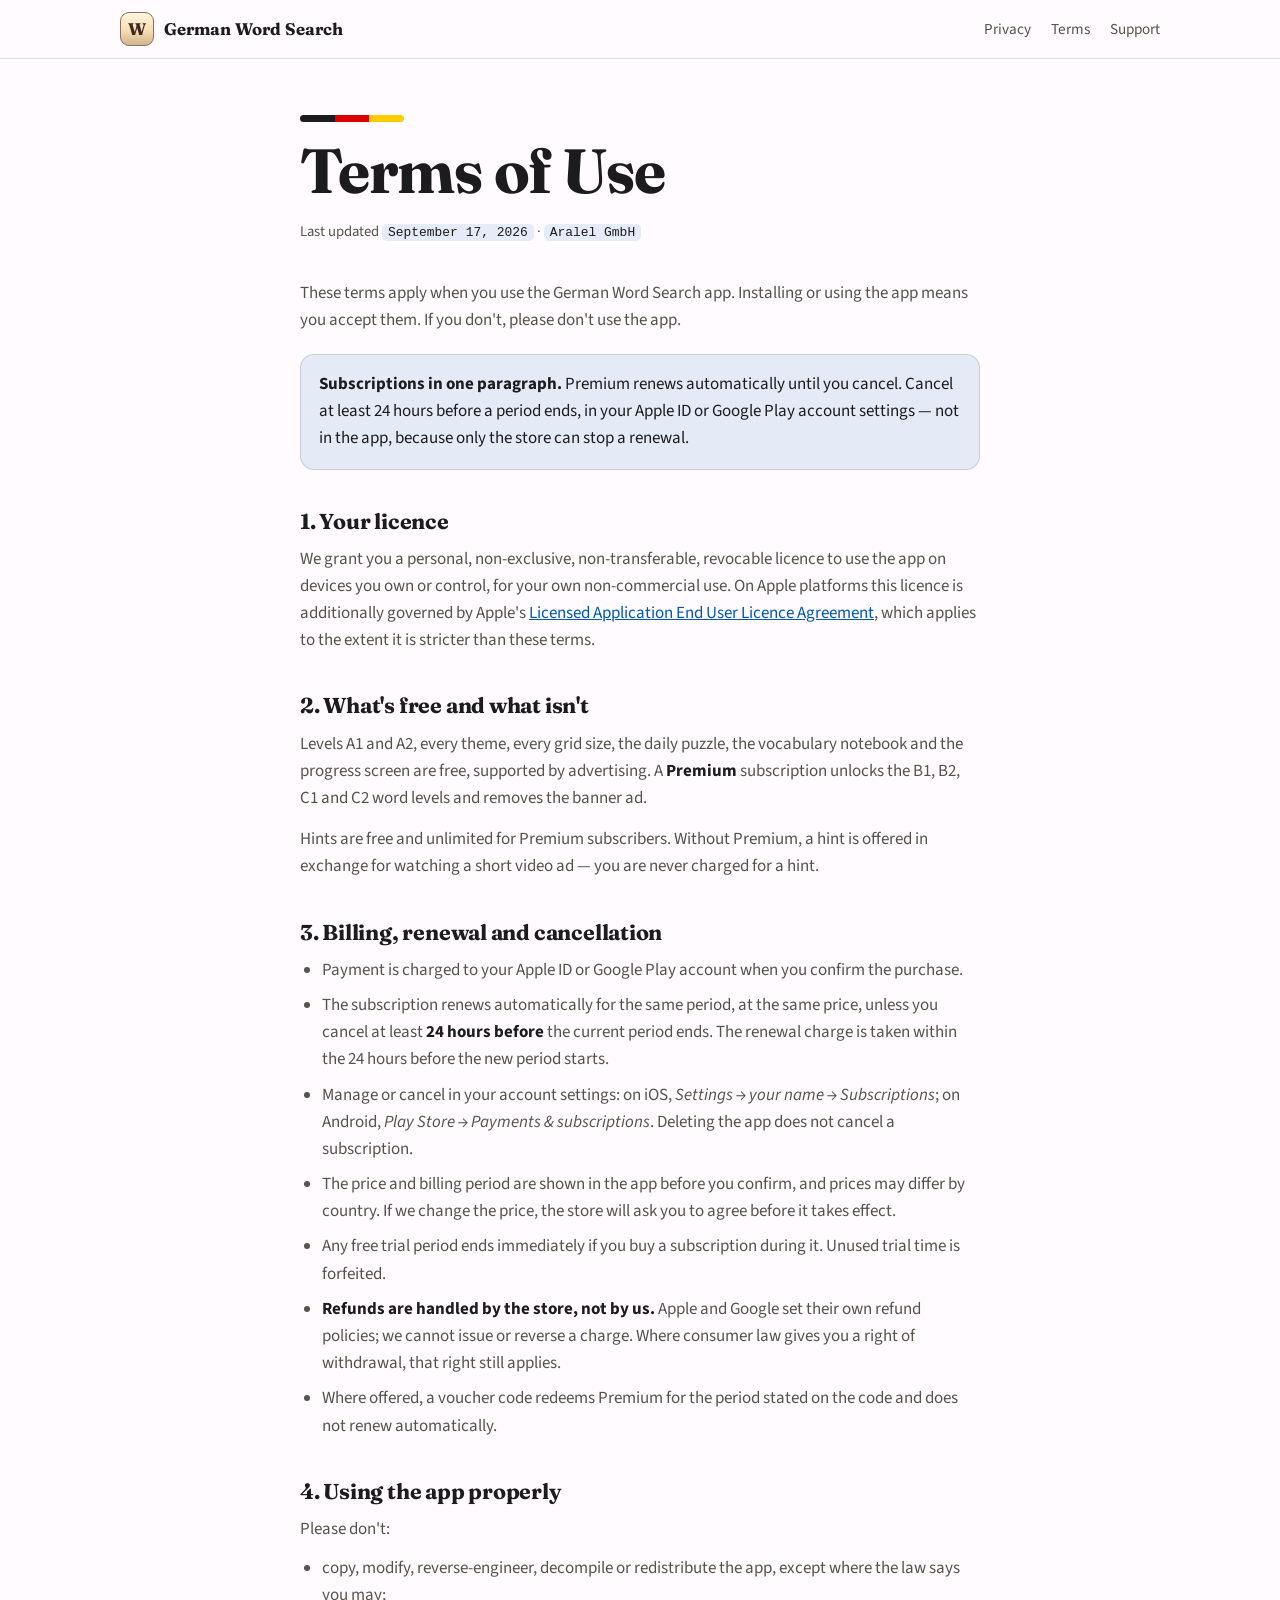
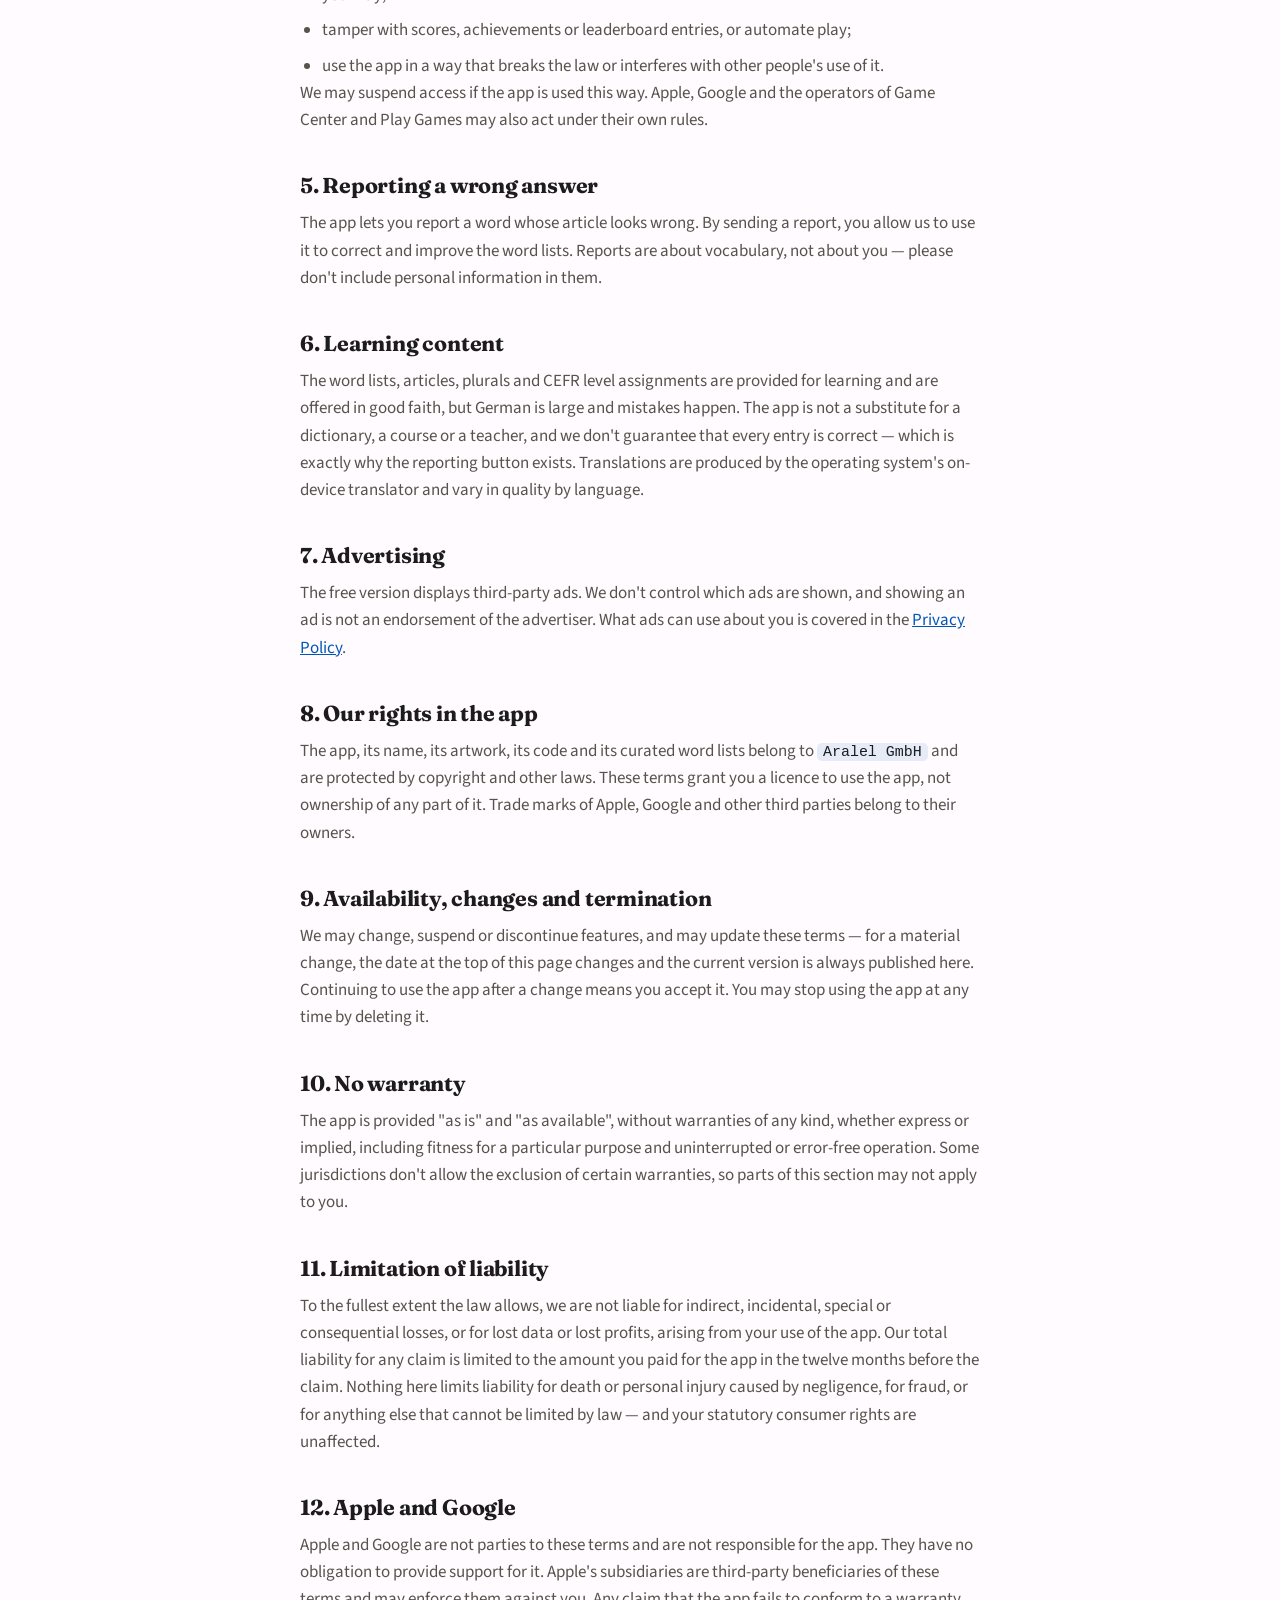
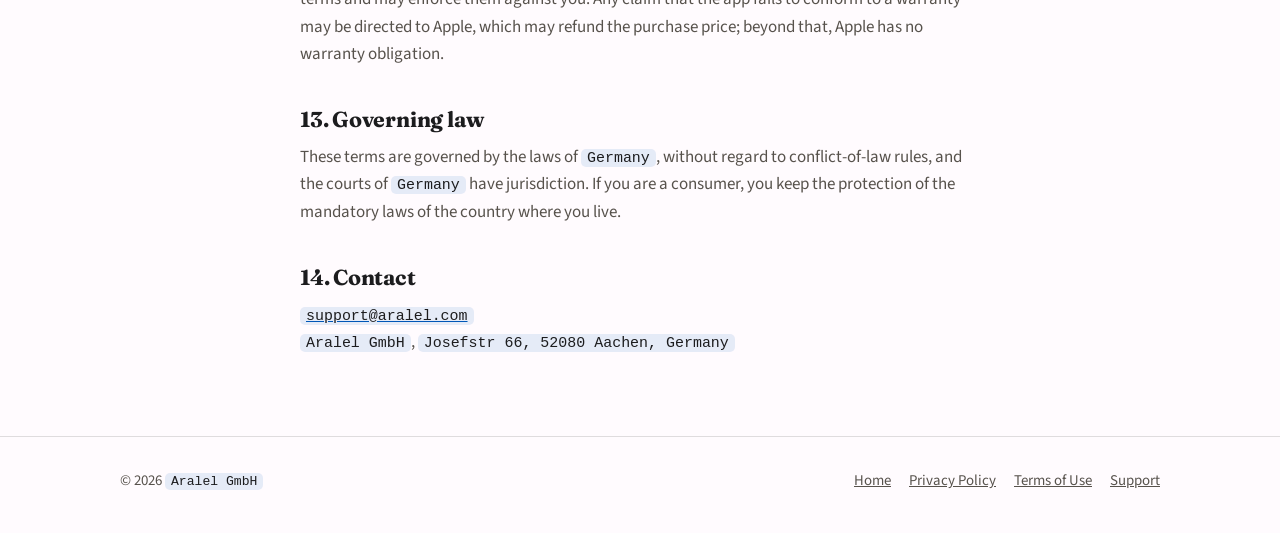
<file: terms.html>
<!doctype html>
<html lang="en">
<head>
<meta charset="utf-8">
<meta name="viewport" content="width=device-width, initial-scale=1, viewport-fit=cover">
<title>Terms of Use — German Word Search</title>
<meta name="description" content="The terms that apply when you use German Word Search, including subscription billing and cancellation.">
<link rel="icon" href="data:image/svg+xml,%3Csvg xmlns=%27http://www.w3.org/2000/svg%27 viewBox=%270 0 32 32%27%3E%3Crect x=%271%27 y=%271%27 width=%2730%27 height=%2730%27 rx=%276%27 fill=%27%23f5deb3%27 stroke=%27%238d6e63%27 stroke-width=%272%27/%3E%3Ctext x=%2716%27 y=%2722%27 font-family=%27Georgia,serif%27 font-size=%2719%27 font-weight=%27bold%27 text-anchor=%27middle%27 fill=%27%233e2723%27%3EW%3C/text%3E%3C/svg%3E">
<link rel="preconnect" href="https://fonts.googleapis.com">
<link rel="preconnect" href="https://fonts.gstatic.com" crossorigin>
<link rel="stylesheet" href="https://fonts.googleapis.com/css2?family=Fraunces:opsz,wght@9..144,600;9..144,700&family=Source+Sans+3:wght@400;600;700;800&display=swap">
<link rel="stylesheet" href="styles.css">
</head>
<body>

<header class="site-header">
  <div class="wrap">
    <a class="brand" href="index.html">
      <span class="brand-mark" aria-hidden="true">W</span>
      German Word Search
    </a>
    <nav class="site-nav" aria-label="Main">
      <a href="privacy.html">Privacy</a>
      <a href="terms.html">Terms</a>
      <a href="support.html">Support</a>
    </nav>
  </div>
</header>

<main class="doc">
  <div class="wrap wrap--narrow">

    <div class="doc-header">
      <div class="flag-rule" aria-hidden="true"><span></span><span></span><span></span></div>
      <h1>Terms of Use</h1>
      <p class="doc-meta">
        Last updated <span class="placeholder">September 17, 2026</span> ·
        <span class="placeholder">Aralel GmbH</span>
      </p>
    </div>

    <p>
      These terms apply when you use the German Word Search app. Installing or using the app means you
      accept them. If you don't, please don't use the app.
    </p>

    <div class="callout">
      <p>
        <strong>Subscriptions in one paragraph.</strong> Premium renews automatically until you cancel.
        Cancel at least 24 hours before a period ends, in your Apple ID or Google Play account settings
        — not in the app, because only the store can stop a renewal.
      </p>
    </div>

    <h2>1. Your licence</h2>
    <p>
      We grant you a personal, non-exclusive, non-transferable, revocable licence to use the app on
      devices you own or control, for your own non-commercial use. On Apple platforms this licence is
      additionally governed by Apple's
      <a href="https://www.apple.com/legal/internet-services/itunes/dev/stdeula/" rel="noopener noreferrer">Licensed Application End User Licence Agreement</a>,
      which applies to the extent it is stricter than these terms.
    </p>

    <h2>2. What's free and what isn't</h2>
    <p>
      Levels A1 and A2, every theme, every grid size, the daily puzzle, the vocabulary notebook and the
      progress screen are free, supported by advertising. A <strong>Premium</strong> subscription
      unlocks the B1, B2, C1 and C2 word levels and removes the banner ad.
    </p>
    <p>
      Hints are free and unlimited for Premium subscribers. Without Premium, a hint is offered in
      exchange for watching a short video ad — you are never charged for a hint.
    </p>

    <h2>3. Billing, renewal and cancellation</h2>
    <ul>
      <li>Payment is charged to your Apple ID or Google Play account when you confirm the purchase.</li>
      <li>
        The subscription renews automatically for the same period, at the same price, unless you cancel
        at least <strong>24 hours before</strong> the current period ends. The renewal charge is taken
        within the 24 hours before the new period starts.
      </li>
      <li>
        Manage or cancel in your account settings: on iOS, <em>Settings → your name → Subscriptions</em>;
        on Android, <em>Play Store → Payments &amp; subscriptions</em>. Deleting the app does not cancel
        a subscription.
      </li>
      <li>
        The price and billing period are shown in the app before you confirm, and prices may differ by
        country. If we change the price, the store will ask you to agree before it takes effect.
      </li>
      <li>
        Any free trial period ends immediately if you buy a subscription during it. Unused trial time is
        forfeited.
      </li>
      <li>
        <strong>Refunds are handled by the store, not by us.</strong> Apple and Google set their own
        refund policies; we cannot issue or reverse a charge. Where consumer law gives you a right of
        withdrawal, that right still applies.
      </li>
      <li>
        Where offered, a voucher code redeems Premium for the period stated on the code and does not
        renew automatically.
      </li>
    </ul>

    <h2>4. Using the app properly</h2>
    <p>Please don't:</p>
    <ul>
      <li>copy, modify, reverse-engineer, decompile or redistribute the app, except where the law says you may;</li>
      <li>tamper with scores, achievements or leaderboard entries, or automate play;</li>
      <li>use the app in a way that breaks the law or interferes with other people's use of it.</li>
    </ul>
    <p>
      We may suspend access if the app is used this way. Apple, Google and the operators of Game Center
      and Play Games may also act under their own rules.
    </p>

    <h2>5. Reporting a wrong answer</h2>
    <p>
      The app lets you report a word whose article looks wrong. By sending a report, you allow us to use
      it to correct and improve the word lists. Reports are about vocabulary, not about you — please
      don't include personal information in them.
    </p>

    <h2>6. Learning content</h2>
    <p>
      The word lists, articles, plurals and CEFR level assignments are provided for learning and are
      offered in good faith, but German is large and mistakes happen. The app is not a substitute for a
      dictionary, a course or a teacher, and we don't guarantee that every entry is correct — which is
      exactly why the reporting button exists. Translations are produced by the operating system's
      on-device translator and vary in quality by language.
    </p>

    <h2>7. Advertising</h2>
    <p>
      The free version displays third-party ads. We don't control which ads are shown, and showing an ad
      is not an endorsement of the advertiser. What ads can use about you is covered in the
      <a href="privacy.html">Privacy Policy</a>.
    </p>

    <h2>8. Our rights in the app</h2>
    <p>
      The app, its name, its artwork, its code and its curated word lists belong to
      <span class="placeholder">Aralel GmbH</span> and are protected by copyright and other
      laws. These terms grant you a licence to use the app, not ownership of any part of it. Trade marks
      of Apple, Google and other third parties belong to their owners.
    </p>

    <h2>9. Availability, changes and termination</h2>
    <p>
      We may change, suspend or discontinue features, and may update these terms — for a material
      change, the date at the top of this page changes and the current version is always published here.
      Continuing to use the app after a change means you accept it. You may stop using the app at any
      time by deleting it.
    </p>

    <h2>10. No warranty</h2>
    <p>
      The app is provided "as is" and "as available", without warranties of any kind, whether express or
      implied, including fitness for a particular purpose and uninterrupted or error-free operation.
      Some jurisdictions don't allow the exclusion of certain warranties, so parts of this section may
      not apply to you.
    </p>

    <h2>11. Limitation of liability</h2>
    <p>
      To the fullest extent the law allows, we are not liable for indirect, incidental, special or
      consequential losses, or for lost data or lost profits, arising from your use of the app. Our
      total liability for any claim is limited to the amount you paid for the app in the twelve months
      before the claim. Nothing here limits liability for death or personal injury caused by
      negligence, for fraud, or for anything else that cannot be limited by law — and your statutory
      consumer rights are unaffected.
    </p>

    <h2>12. Apple and Google</h2>
    <p>
      Apple and Google are not parties to these terms and are not responsible for the app. They have no
      obligation to provide support for it. Apple's subsidiaries are third-party beneficiaries of these
      terms and may enforce them against you. Any claim that the app fails to conform to a warranty may
      be directed to Apple, which may refund the purchase price; beyond that, Apple has no warranty
      obligation.
    </p>

    <h2>13. Governing law</h2>
    <p>
      These terms are governed by the laws of <span class="placeholder">Germany</span>,
      without regard to conflict-of-law rules, and the courts of
      <span class="placeholder">Germany</span> have jurisdiction. If you are a consumer, you
      keep the protection of the mandatory laws of the country where you live.
    </p>

    <h2>14. Contact</h2>
    <p>
      <a href="mailto:support@aralel.com"><span class="placeholder">support@aralel.com</span></a><br>
      <span class="placeholder">Aralel GmbH</span>,
      <span class="placeholder">Josefstr 66, 52080 Aachen, Germany</span>
    </p>

  </div>
</main>

<footer class="site-footer">
  <div class="wrap">
    <span>© <span id="year">2026</span> <span class="placeholder">Aralel GmbH</span></span>
    <nav aria-label="Legal and support">
      <a href="index.html">Home</a>
      <a href="privacy.html">Privacy Policy</a>
      <a href="terms.html">Terms of Use</a>
      <a href="support.html">Support</a>
    </nav>
  </div>
</footer>

<script>document.getElementById("year").textContent = new Date().getFullYear();</script>

</body>
</html>
</file>
<file: styles.css>
/* German Word Search — site styles.
   Palette carried over from the app's token system (ios/GermanWordSearch/UI/Common/GwsColors.swift):
   same flag trio, same accent, same Scrabble tile colors, same light/dark grounds. */

:root {
  /* Grounds and content */
  --ground: #fffbfe;
  --surface: #ffffff;
  --surface-sunken: #f3f0ec;
  --ink: #1c1c1e;
  --ink-soft: #57524c;
  --hairline: rgba(28, 28, 30, 0.14);

  /* Flag */
  --flag-ink: #1c1c1e;
  --flag-red: #dd0000;
  --flag-red-text: #c62828;
  --flag-gold: #ffcc00;
  --flag-gold-text: #806200;
  --on-gold: #1c1c1e;
  --on-red: #ffffff;
  --on-ink: #ffcc00;

  /* Accent + status */
  --accent: #0057b7;
  --accent-soft: rgba(0, 87, 183, 0.1);
  --success: #2e7d32;
  --success-fill: #4caf50;

  /* Scrabble tiles — identical to ScrabbleTheme */
  --tile-light: #fff8dc;
  --tile-mid: #f5deb3;
  --tile-dark: #d2b48c;
  --tile-found-light: #a5d6a7;
  --tile-found-mid: #81c784;
  --tile-found-dark: #66bb6a;
  --tile-letter: #3e2723;
  --tile-points: #5d4037;
  --tile-border: #8d6e63;

  --radius: 14px;
  --shadow: 0 1px 2px rgba(28, 28, 30, 0.06), 0 8px 24px rgba(28, 28, 30, 0.07);
  --display: "Fraunces", Georgia, "Times New Roman", serif;
  --body: "Source Sans 3", -apple-system, BlinkMacSystemFont, "Segoe UI", sans-serif;
}

@media (prefers-color-scheme: dark) {
  :root:not([data-theme="light"]) {
    --ground: #121212;
    --surface: #1e1e1e;
    --surface-sunken: #262322;
    --ink: #f2f2f5;
    --ink-soft: #b3ada6;
    --hairline: rgba(255, 255, 255, 0.14);
    --flag-ink: #35353a;
    --flag-red-text: #ff6b6b;
    --flag-gold: #e6b800;
    --flag-gold-text: #ffcc00;
    --accent: #9fc4ff;
    --accent-soft: rgba(159, 196, 255, 0.14);
    --success: #81c784;
    --shadow: 0 1px 2px rgba(0, 0, 0, 0.4), 0 8px 24px rgba(0, 0, 0, 0.45);
  }
}

:root[data-theme="dark"] {
  --ground: #121212;
  --surface: #1e1e1e;
  --surface-sunken: #262322;
  --ink: #f2f2f5;
  --ink-soft: #b3ada6;
  --hairline: rgba(255, 255, 255, 0.14);
  --flag-ink: #35353a;
  --flag-red-text: #ff6b6b;
  --flag-gold: #e6b800;
  --flag-gold-text: #ffcc00;
  --accent: #9fc4ff;
  --accent-soft: rgba(159, 196, 255, 0.14);
  --success: #81c784;
  --shadow: 0 1px 2px rgba(0, 0, 0, 0.4), 0 8px 24px rgba(0, 0, 0, 0.45);
}

* { box-sizing: border-box; }

body {
  margin: 0;
  background: var(--ground);
  color: var(--ink);
  font-family: var(--body);
  font-size: 17px;
  line-height: 1.6;
  -webkit-font-smoothing: antialiased;
}

.wrap {
  width: 100%;
  max-width: 1080px;
  margin: 0 auto;
  padding-inline: 20px;
}

.wrap--narrow { max-width: 720px; }

h1, h2, h3 {
  font-family: var(--display);
  font-weight: 700;
  line-height: 1.12;
  text-wrap: balance;
  margin: 0;
}

h1 { font-size: clamp(2.4rem, 6vw, 3.9rem); letter-spacing: -0.02em; }
h2 { font-size: clamp(1.6rem, 3.4vw, 2.3rem); letter-spacing: -0.01em; }
h3 { font-size: 1.15rem; font-weight: 600; }

p { margin: 0; }
a { color: var(--accent); }

.eyebrow {
  font-size: 0.78rem;
  font-weight: 700;
  letter-spacing: 0.12em;
  text-transform: uppercase;
  color: var(--flag-red-text);
}

/* ---------- Flag rule: the one recurring brand device ---------- */
.flag-rule {
  display: flex;
  width: 104px;
  height: 7px;
  border-radius: 4px;
  overflow: hidden;
}
.flag-rule span { flex: 1; }
.flag-rule span:nth-child(1) { background: #1c1c1e; }
.flag-rule span:nth-child(2) { background: var(--flag-red); }
.flag-rule span:nth-child(3) { background: #ffcc00; }

/* ---------- Site header ---------- */
.site-header {
  position: sticky;
  top: env(safe-area-inset-top, 0px);
  z-index: 20;
  background: color-mix(in srgb, var(--ground) 88%, transparent);
  backdrop-filter: blur(12px);
  border-bottom: 1px solid var(--hairline);
}
.site-header .wrap {
  display: flex;
  align-items: center;
  justify-content: space-between;
  gap: 16px;
  padding-block: 12px;
}
.brand {
  display: flex;
  align-items: center;
  gap: 10px;
  font-family: var(--display);
  font-weight: 700;
  font-size: 1.05rem;
  color: var(--ink);
  text-decoration: none;
}
.brand-mark {
  display: grid;
  place-items: center;
  width: 34px;
  height: 34px;
  border-radius: 9px;
  background: linear-gradient(180deg, var(--tile-light), var(--tile-mid) 55%, var(--tile-dark));
  border: 1.5px solid var(--tile-border);
  color: var(--tile-letter);
  font-weight: 700;
}
.site-nav {
  display: flex;
  gap: 20px;
  font-size: 0.95rem;
}
.site-nav a { color: var(--ink-soft); text-decoration: none; }
.site-nav a:hover { color: var(--accent); }

/* ---------- Hero ---------- */
.hero { padding-block: clamp(40px, 7vw, 76px) clamp(32px, 5vw, 56px); }
.hero-grid {
  display: grid;
  grid-template-columns: 1.05fr 0.95fr;
  gap: clamp(28px, 5vw, 56px);
  align-items: center;
}
.hero-copy { display: flex; flex-direction: column; gap: 20px; align-items: flex-start; }
.hero-copy p.lede { font-size: 1.16rem; color: var(--ink-soft); max-width: 46ch; }
.hero h1 em {
  font-style: normal;
  color: var(--flag-red-text);
}

.cta-row { display: flex; flex-wrap: wrap; gap: 12px; align-items: center; }
.btn {
  display: inline-flex;
  align-items: center;
  gap: 8px;
  padding: 13px 22px;
  border-radius: 12px;
  font-weight: 600;
  font-size: 1rem;
  text-decoration: none;
  border: 1px solid transparent;
  cursor: pointer;
}
.btn--primary { background: var(--flag-ink); color: var(--on-ink); border-color: var(--hairline); }
.btn--ghost { background: transparent; color: var(--ink); border-color: var(--hairline); }
.btn:hover { transform: translateY(-1px); }
.btn:focus-visible { outline: 3px solid var(--accent); outline-offset: 2px; }

.note { font-size: 0.9rem; color: var(--ink-soft); }

/* ---------- Playable demo ---------- */
.demo {
  background: var(--surface);
  border: 1px solid var(--hairline);
  border-radius: 20px;
  padding: 20px;
  box-shadow: var(--shadow);
  display: flex;
  flex-direction: column;
  gap: 14px;
}
.demo-head { display: flex; align-items: baseline; justify-content: space-between; gap: 12px; }
.demo-title { font-family: var(--display); font-weight: 700; font-size: 1.05rem; }
.demo-score { font-variant-numeric: tabular-nums; color: var(--ink-soft); font-size: 0.95rem; }

.tile-grid {
  display: grid;
  grid-template-columns: repeat(6, 1fr);
  gap: 5px;
}
.tile {
  position: relative;
  aspect-ratio: 1;
  display: grid;
  place-items: center;
  border-radius: 8px;
  border: 1.5px solid var(--tile-border);
  background: linear-gradient(180deg, var(--tile-light), var(--tile-mid) 55%, var(--tile-dark));
  color: var(--tile-letter);
  font-family: var(--body);
  font-weight: 700;
  font-size: clamp(0.95rem, 3.4vw, 1.35rem);
  cursor: pointer;
  user-select: none;
  padding: 0;
  transition: transform 0.12s ease;
}
.tile:focus-visible { outline: 3px solid var(--accent); outline-offset: 2px; }
.tile .pts {
  position: absolute;
  right: 4px;
  bottom: 1px;
  font-size: 0.55em;
  font-weight: 800;
  color: var(--tile-points);
}
.tile[aria-pressed="true"] {
  background: linear-gradient(180deg, #ffe082, #ffd54f 55%, #ffc107);
  transform: scale(1.04);
}
.tile.is-found {
  background: linear-gradient(180deg, var(--tile-found-light), var(--tile-found-mid) 55%, var(--tile-found-dark));
  cursor: default;
}
.demo-prompt {
  display: flex;
  flex-wrap: wrap;
  align-items: center;
  gap: 10px;
  min-height: 46px;
  font-size: 0.97rem;
  color: var(--ink-soft);
}
.demo-prompt strong { color: var(--ink); }
.article-btn {
  font-family: var(--body);
  font-weight: 700;
  font-size: 1rem;
  padding: 9px 18px;
  border-radius: 10px;
  border: 2px solid transparent;
  cursor: pointer;
}
.article-btn[data-article="der"] { background: var(--flag-ink); color: var(--on-ink); border-color: var(--flag-gold); }
.article-btn[data-article="die"] { background: var(--flag-red); color: var(--on-red); border-color: var(--flag-ink); }
.article-btn[data-article="das"] { background: var(--flag-gold); color: var(--on-gold); border-color: var(--flag-ink); }
.article-btn:focus-visible { outline: 3px solid var(--accent); outline-offset: 2px; }
.verdict { font-weight: 700; }
.verdict--right { color: var(--success); }
.verdict--wrong { color: var(--flag-red-text); }

/* ---------- Sections ---------- */
section { padding-block: clamp(40px, 6vw, 72px); }
.section-head { display: flex; flex-direction: column; gap: 12px; margin-bottom: 32px; max-width: 60ch; }
.section-head p { color: var(--ink-soft); }

/* Round: a real sequence, so it is numbered */
.round { display: grid; grid-template-columns: repeat(3, 1fr); gap: 20px; counter-reset: step; }
.round li {
  list-style: none;
  display: flex;
  flex-direction: column;
  gap: 8px;
  padding-top: 16px;
  border-top: 2px solid var(--hairline);
}
.round li::before {
  counter-increment: step;
  content: counter(step, decimal-leading-zero);
  font-family: var(--display);
  font-weight: 700;
  font-size: 0.95rem;
  color: var(--flag-red-text);
  font-variant-numeric: tabular-nums;
}
.round p { color: var(--ink-soft); font-size: 0.97rem; }

/* Features: plain list, no card stamping */
.features { display: grid; grid-template-columns: repeat(auto-fit, minmax(240px, 1fr)); gap: 28px 32px; }
.feature { display: flex; flex-direction: column; gap: 6px; }
.feature h3 { font-family: var(--body); font-weight: 700; font-size: 1.02rem; }
.feature p { color: var(--ink-soft); font-size: 0.97rem; }

/* Levels: the app's own gradient ramp */
.levels { display: grid; grid-template-columns: repeat(6, 1fr); gap: 10px; }
.level {
  border-radius: 12px;
  padding: 16px 12px 14px;
  color: #fff;
  display: flex;
  flex-direction: column;
  gap: 2px;
  min-height: 104px;
}
.level b { font-family: var(--display); font-size: 1.5rem; line-height: 1; }
.level span { font-size: 0.78rem; opacity: 0.92; }
.level[data-level="a1"] { background: linear-gradient(135deg, #43a047, #2e7d32); }
.level[data-level="a2"] { background: linear-gradient(135deg, #00897b, #00695c); }
.level[data-level="b1"] { background: linear-gradient(135deg, #1e88e5, #1565c0); }
.level[data-level="b2"] { background: linear-gradient(135deg, #5e35b1, #4527a0); }
.level[data-level="c1"] { background: linear-gradient(135deg, #f57c00, #e65100); }
.level[data-level="c2"] { background: linear-gradient(135deg, #c62828, #8e0000); }

/* Screenshots */
.shots { display: grid; grid-template-columns: repeat(3, 1fr); gap: 20px; }
.shots figure { margin: 0; display: flex; flex-direction: column; gap: 10px; }
.shots img {
  width: 100%;
  max-height: 520px;
  object-fit: cover;
  object-position: top;
  border-radius: 18px;
  border: 1px solid var(--hairline);
  background: var(--surface);
}
.shots figcaption { font-size: 0.92rem; color: var(--ink-soft); }

/* Closing band */
.closing {
  background: var(--surface-sunken);
  border-block: 1px solid var(--hairline);
}
.closing .wrap { display: flex; flex-direction: column; gap: 18px; align-items: flex-start; }

/* ---------- Footer ---------- */
.site-footer {
  border-top: 1px solid var(--hairline);
  padding-block: 32px 40px;
  font-size: 0.93rem;
  color: var(--ink-soft);
}
.site-footer .wrap { display: flex; flex-wrap: wrap; gap: 16px 28px; justify-content: space-between; align-items: center; }
.site-footer nav { display: flex; flex-wrap: wrap; gap: 18px; }
.site-footer a { color: var(--ink-soft); }
.site-footer a:hover { color: var(--accent); }

/* ---------- Legal / support documents ---------- */
.doc { padding-block: clamp(32px, 5vw, 56px) clamp(48px, 7vw, 80px); }
.doc-header { display: flex; flex-direction: column; gap: 14px; margin-bottom: 36px; }
.doc-meta { font-size: 0.92rem; color: var(--ink-soft); }
.doc h2 { font-size: 1.35rem; margin-top: 40px; }
.doc h3 { margin-top: 26px; }
.doc p, .doc li { color: var(--ink-soft); }
.doc p + p { margin-top: 14px; }
.doc h2 + p, .doc h3 + p { margin-top: 12px; }
.doc ul, .doc ol { margin: 12px 0 0; padding-left: 22px; display: flex; flex-direction: column; gap: 8px; }
.doc strong { color: var(--ink); }
.doc .toc {
  background: var(--surface-sunken);
  border: 1px solid var(--hairline);
  border-radius: var(--radius);
  padding: 18px 22px;
}
.doc .toc ol { margin-top: 8px; }
.doc table {
  width: 100%;
  border-collapse: collapse;
  margin-top: 16px;
  font-size: 0.95rem;
}
.doc th, .doc td {
  text-align: left;
  padding: 10px 12px;
  border-bottom: 1px solid var(--hairline);
  vertical-align: top;
  color: var(--ink-soft);
}
.doc th { color: var(--ink); font-weight: 600; }
.table-scroll { overflow-x: auto; }
.callout {
  margin-top: 20px;
  padding: 16px 18px;
  border-radius: var(--radius);
  background: var(--accent-soft);
  border: 1px solid var(--hairline);
}
.callout p { color: var(--ink); }
.placeholder {
  font-family: ui-monospace, SFMono-Regular, Menlo, monospace;
  font-size: 0.88em;
  background: var(--accent-soft);
  padding: 1px 6px;
  border-radius: 5px;
  color: var(--ink);
}

/* ---------- Responsive ---------- */
@media (max-width: 900px) {
  .hero-grid { grid-template-columns: 1fr; }
  .round { grid-template-columns: 1fr; gap: 18px; }
  .levels { grid-template-columns: repeat(3, 1fr); }
  .shots { grid-template-columns: 1fr; max-width: 420px; }
}

@media (max-width: 560px) {
  body { font-size: 16px; }
  .site-nav { gap: 14px; font-size: 0.9rem; }
  .levels { grid-template-columns: repeat(2, 1fr); }
}

@media (prefers-reduced-motion: reduce) {
  * { transition: none !important; animation: none !important; }
  .btn:hover { transform: none; }
}
</file>
